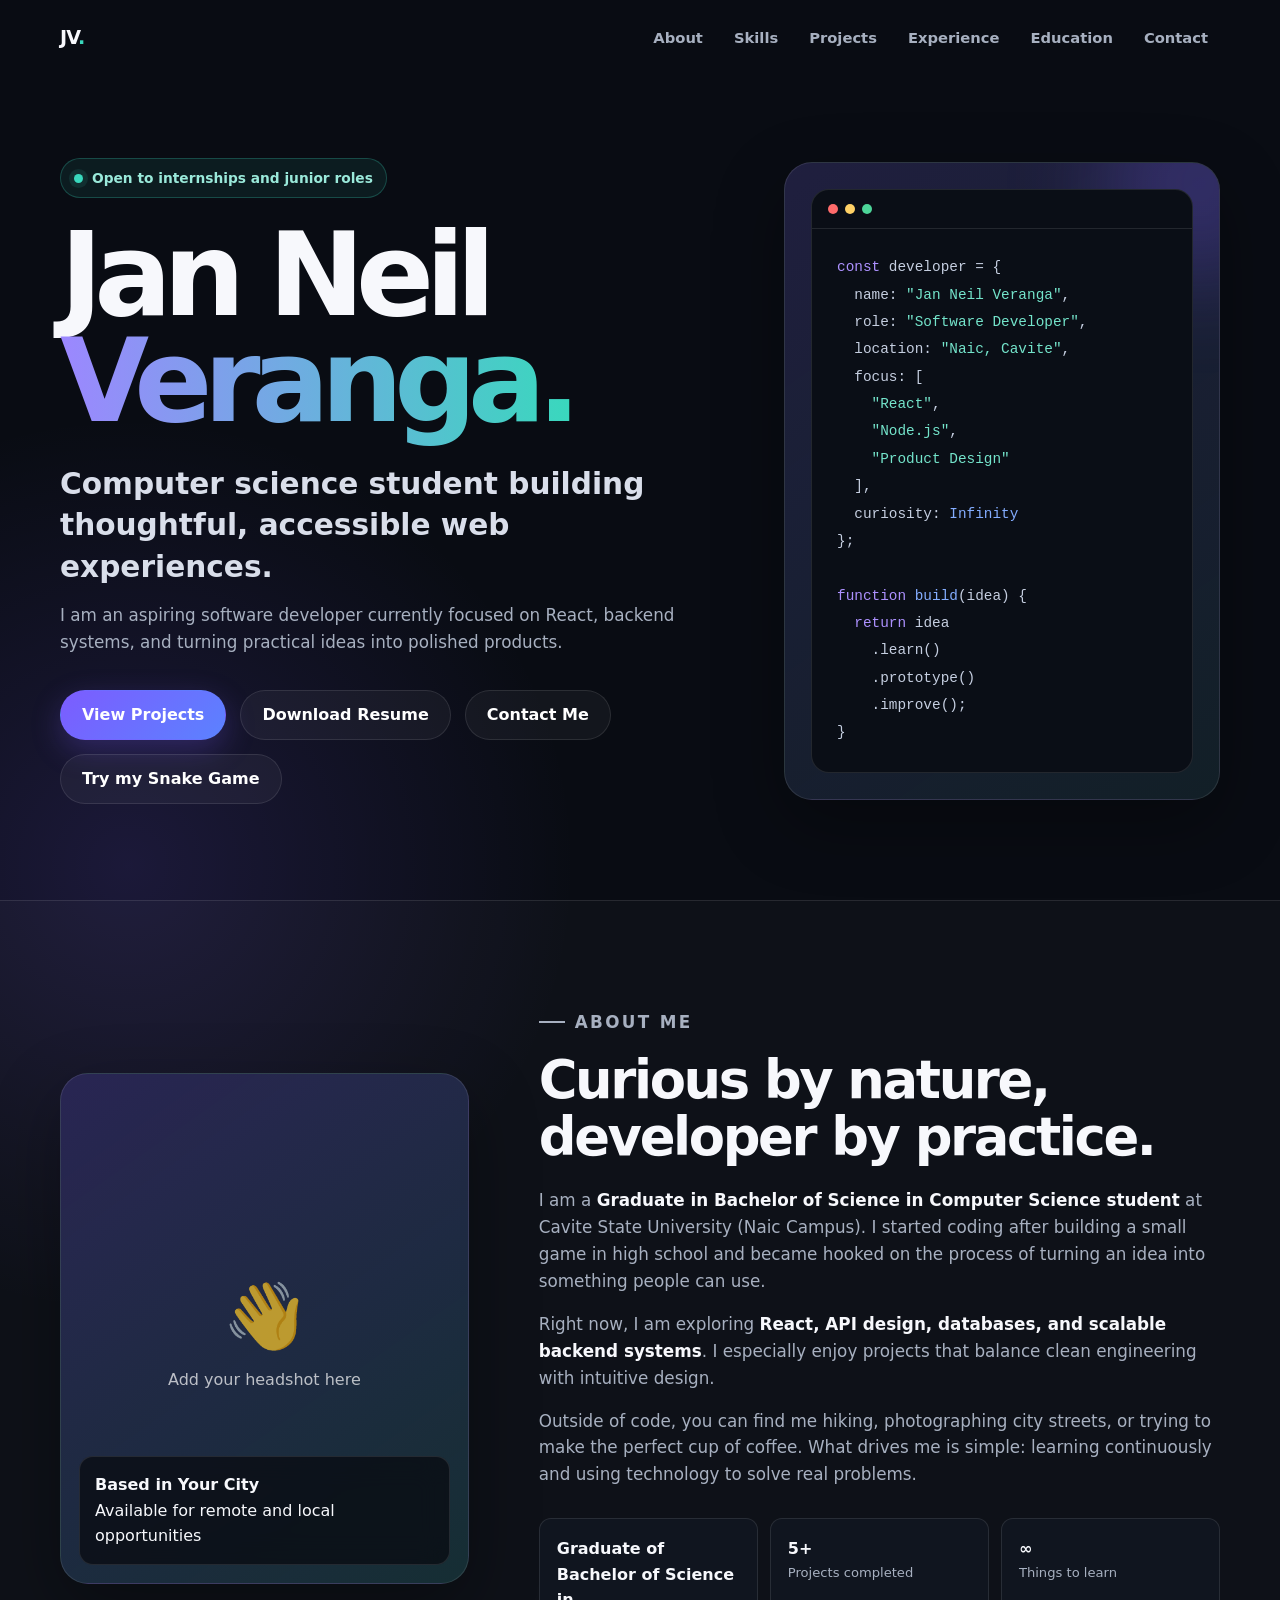
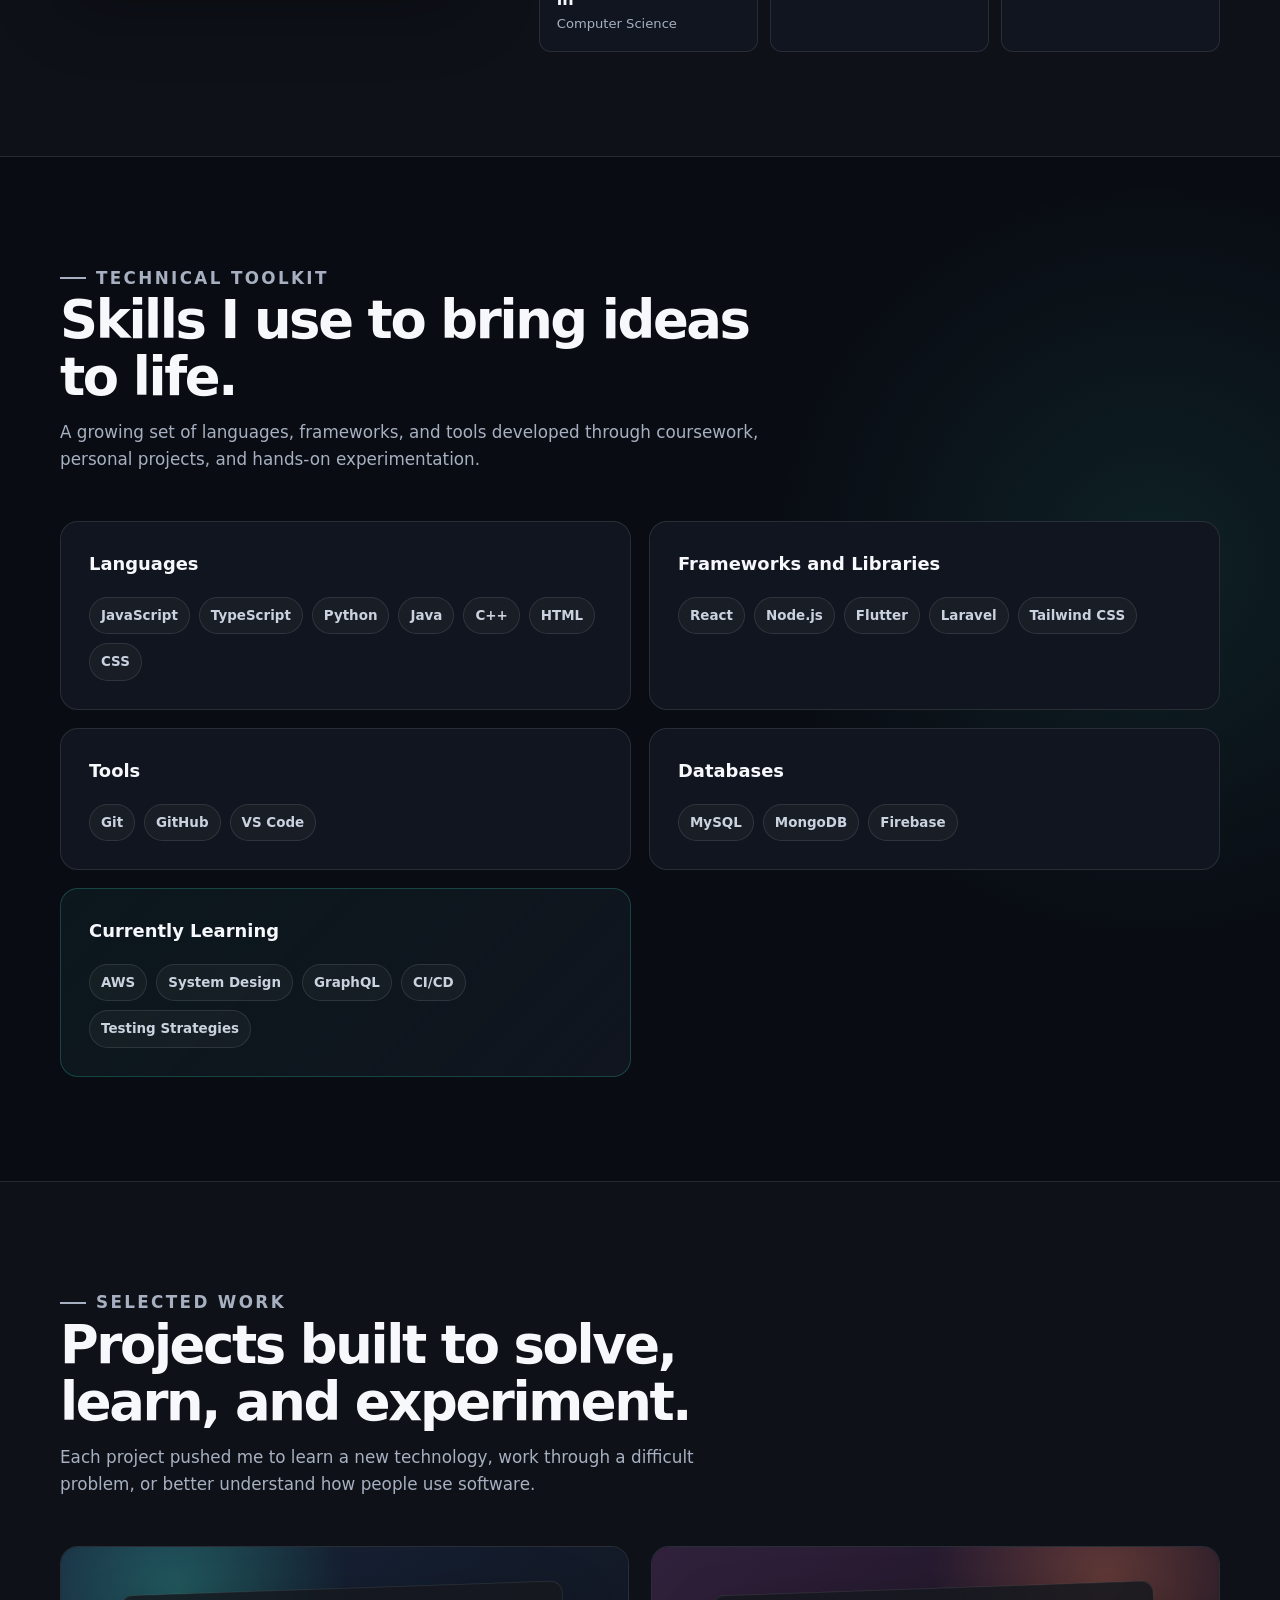
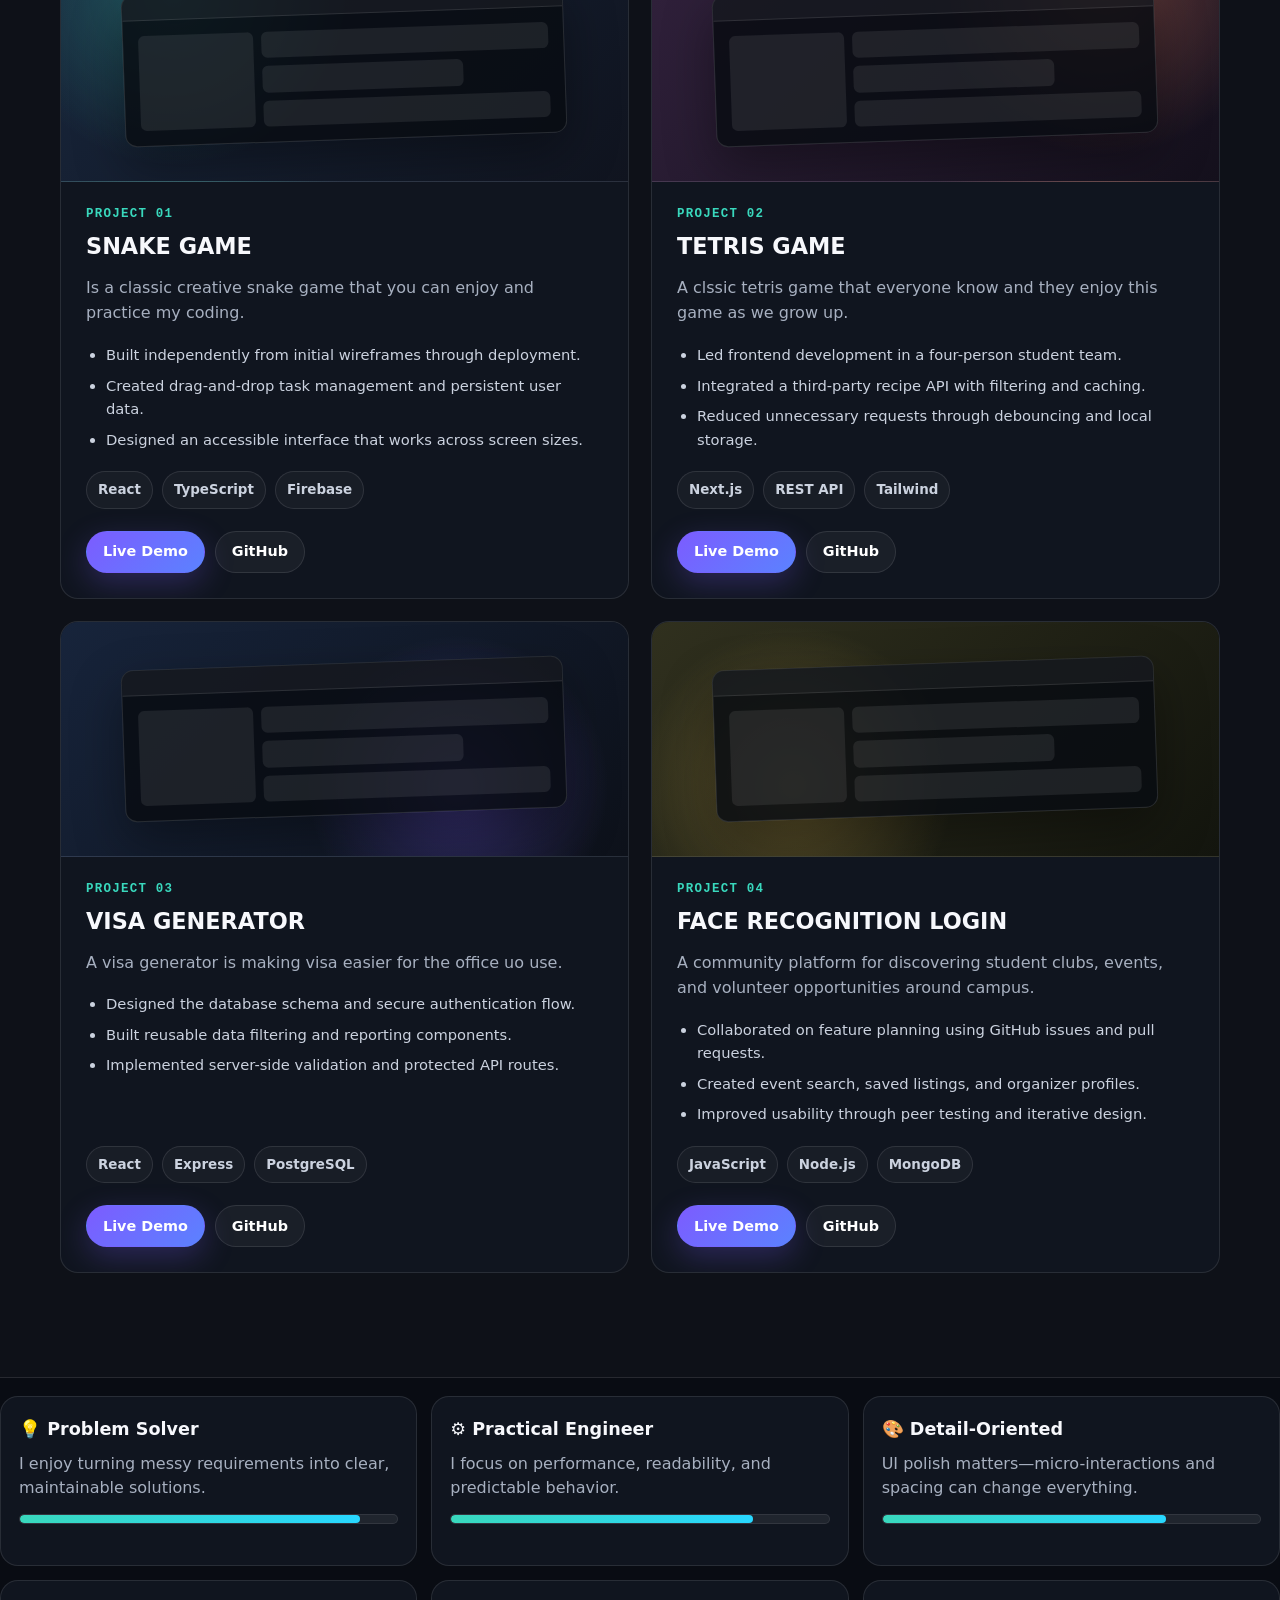
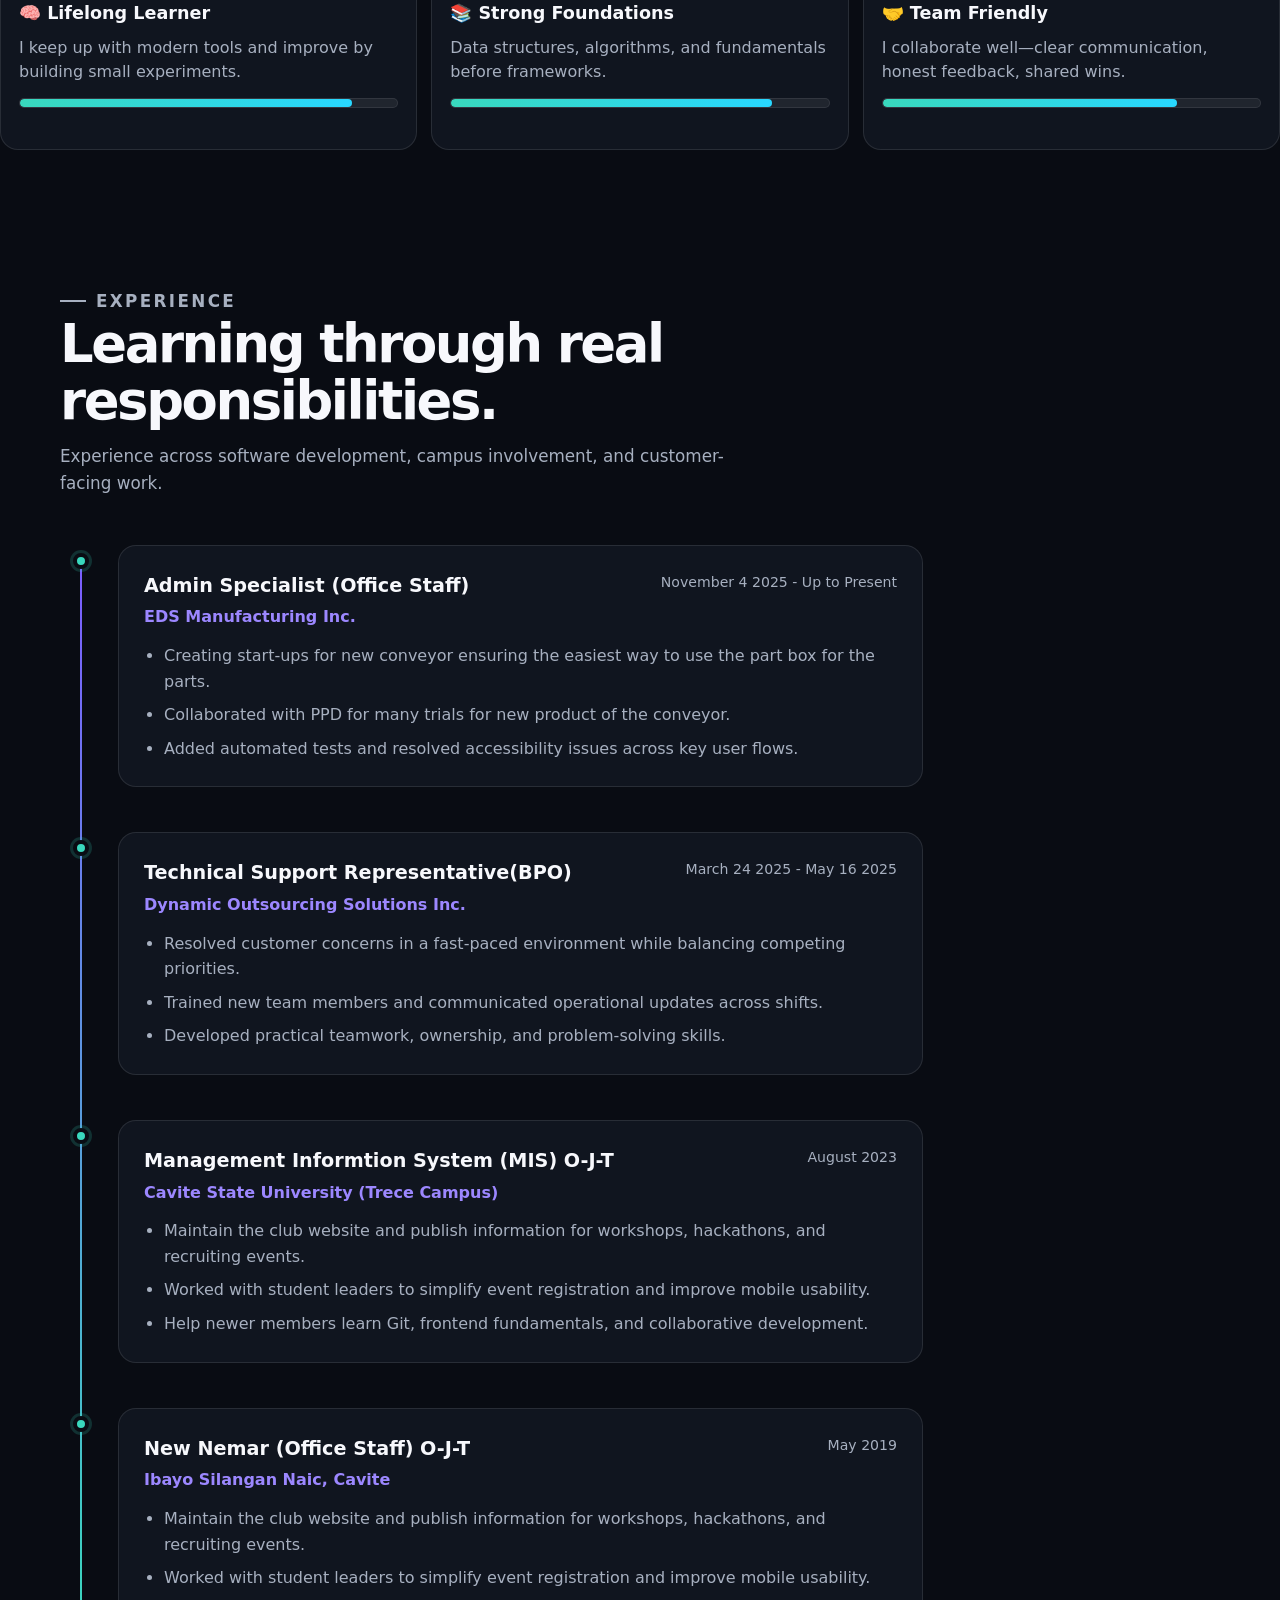
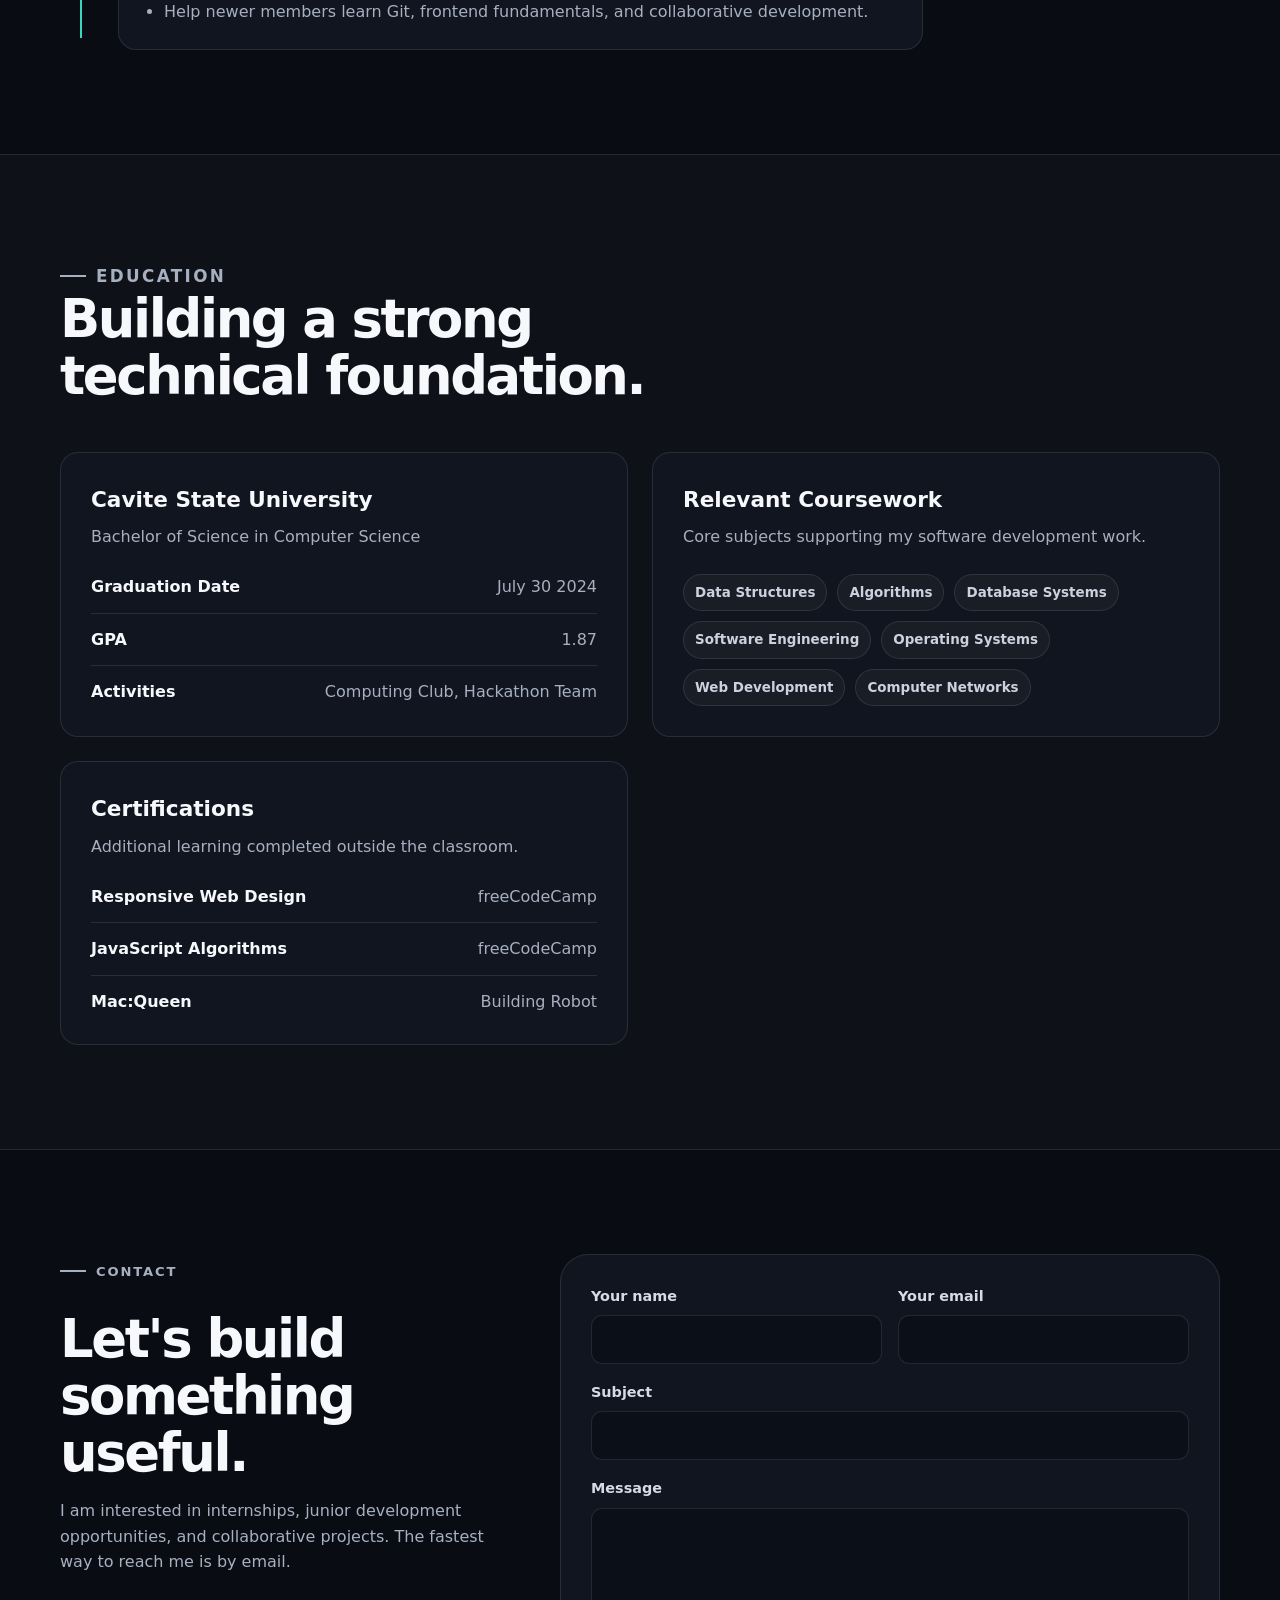
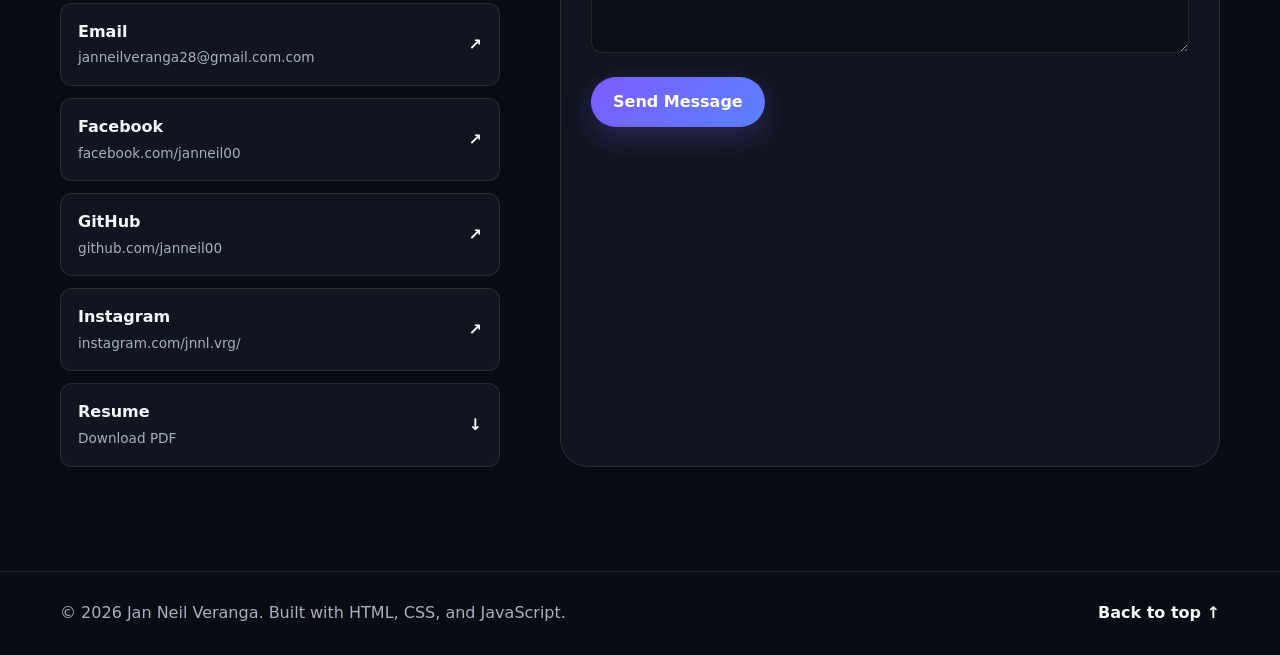
<file: index.html>
<!DOCTYPE html>
<html lang="en">
<head>
  <meta charset="UTF-8" />
  <meta name="viewport" content="width=device-width, initial-scale=1.0" />

  <meta
    name="description"
    content="Portfolio of Jan Neil V. Veranga, a computer science student and aspiring software
   developer."
  />
  <meta name="theme-color" content="#0a0d14" />

  <title>Jan Neil V. Veranga | Software Developer</title>

<link rel="stylesheet" href="style.css" />
</head>

<body>
  <header class="site-header" id="site-header">
    <nav class="nav container" aria-label="Main navigation">
      <a class="logo" href="#home" aria-label="Jan Neil Veranga home">
        JV<span>.</span>
      </a>

      <button
        class="menu-button"
        id="menu-button"
        type="button"
        aria-label="Open navigation"
        aria-controls="nav-links"
        aria-expanded="false"
      >
        <span class="menu-icon" aria-hidden="true"></span>
      </button>

      <div class="nav-links" id="nav-links">
        <a href="#about">About</a>
        <a href="#skills">Skills</a>
        <a href="#projects">Projects</a>
        <a href="#experience">Experience</a>
        <a href="#education">Education</a>
        <a href="#contact">Contact</a>
      </div>
    </nav>
  </header>

  <main>
    <!-- Hero -->
    <section class="hero" id="home">
      <div class="container hero-grid">
        <div>
          <div class="availability">
            <span class="availability-dot" aria-hidden="true"></span>
            Open to internships and junior roles
          </div>

          <h1>
            Jan Neil
            <span>Veranga.</span>
          </h1>

          <p class="tagline">
            Computer science student building thoughtful, accessible web experiences.
          </p>

          <p class="hero-summary">
            I am an aspiring software developer currently focused on React,
            backend systems, and turning practical ideas into polished products.
          </p>

          <div class="button-row">
            <a class="button" href="#projects">View Projects</a>
            <a class="button button-secondary" href="JanNeilCV.pdf" download>
              Download Resume
            </a>
            <a class="button button-secondary" href="#contact">Contact Me</a>
            <a class="button button-secondary" href="../snakegame.html">Try my Snake Game</a>
          </div>
        </div>

        <div class="hero-card" aria-label="Developer profile code">
          <div class="code-window">
            <div class="window-bar" aria-hidden="true">
              <span class="window-dot"></span>
              <span class="window-dot"></span>
              <span class="window-dot"></span>
            </div>

            <pre class="code"><code><span class="purple">const</span> developer = {
  name: <span class="green">"Jan Neil Veranga"</span>,
  role: <span class="green">"Software Developer"</span>,
  location: <span class="green">"Naic, Cavite"</span>,
  focus: [
    <span class="green">"React"</span>,
    <span class="green">"Node.js"</span>,
    <span class="green">"Product Design"</span>
  ],
  curiosity: <span class="blue">Infinity</span>
};

<span class="purple">function</span> <span class="blue">build</span>(idea) {
  <span class="purple">return</span> idea
    .learn()
    .prototype()
    .improve();
}</code></pre>
          </div>
        </div>
      </div>
    </section>

    <!-- About -->
    <section class="section section-alt" id="about">
      <div class="container about-grid">
        <div class="portrait reveal">
          <!-- Replace this placeholder with:
          <img src="images/headshot.jpg" alt="Alex Morgan smiling" />
          -->
          <div class="portrait-placeholder">
            <div>
              <span aria-hidden="true">👋</span>
              Add your headshot here
            </div>
          </div>

          <div class="portrait-label">
            <strong>Based in Your City</strong><br />
            <span>Available for remote and local opportunities</span>
          </div>
        </div>

        <div class="about-copy reveal">
          <p class="eyebrow">About me</p>
          <h2>Curious by nature, developer by practice.</h2>

          <p>
            I am a <strong>Graduate in Bachelor of Science in Computer Science student</strong> at Cavite State
            University (Naic Campus). I started coding after building a small game in high school
            and became hooked on the process of turning an idea into something people
            can use.
          </p>

          <p>
            Right now, I am exploring <strong>React, API design, databases, and
            scalable backend systems</strong>. I especially enjoy projects that
            balance clean engineering with intuitive design.
          </p>

          <p>
            Outside of code, you can find me hiking, photographing city streets, or
            trying to make the perfect cup of coffee. What drives me is simple:
            learning continuously and using technology to solve real problems.
          </p>

          <div class="facts">
            <div class="fact">
              <strong>Graduate of Bachelor of Science in </strong>
              <span>Computer Science</span>
            </div>

            <div class="fact">
              <strong>5+</strong>
              <span>Projects completed</span>
            </div>

            <div class="fact">
              <strong>∞</strong>
              <span>Things to learn</span>
            </div>
          </div>
        </div>
      </div>
    </section>

    <!-- Skills -->
    <section class="section" id="skills">
      <div class="container">
        <div class="section-heading reveal">
          <p class="eyebrow">Technical toolkit</p>
          <h2>Skills I use to bring ideas to life.</h2>
          <p>
            A growing set of languages, frameworks, and tools developed through
            coursework, personal projects, and hands-on experimentation.
          </p>
        </div>

        <div class="skills-grid">
          <article class="skill-card reveal">
            <h3>Languages</h3>
            <div class="tags">
              <span class="tag">JavaScript</span>
              <span class="tag">TypeScript</span>
              <span class="tag">Python</span>
              <span class="tag">Java</span>
              <span class="tag">C++</span>
              <span class="tag">HTML</span>
              <span class="tag">CSS</span>
            </div>
          </article>

          <article class="skill-card reveal">
            <h3>Frameworks and Libraries</h3>
            <div class="tags">
              <span class="tag">React</span>
              <span class="tag">Node.js</span>
              <span class="tag">Flutter</span>
              <span class="tag">Laravel</span>
              <span class="tag">Tailwind CSS</span>
            </div>
          </article>

          <article class="skill-card reveal">
            <h3>Tools</h3>
            <div class="tags">
              <span class="tag">Git</span>
              <span class="tag">GitHub</span>
              <span class="tag">VS Code</span>

            </div>
          </article>

          <article class="skill-card reveal">
            <h3>Databases</h3>
            <div class="tags">
              <span class="tag">MySQL</span>
              <span class="tag">MongoDB</span>
              <span class="tag">Firebase</span>
            </div>
          </article>

          <article class="skill-card learning reveal">
            <h3>Currently Learning</h3>
            <div class="tags">
              <span class="tag">AWS</span>
              <span class="tag">System Design</span>
              <span class="tag">GraphQL</span>
              <span class="tag">CI/CD</span>
              <span class="tag">Testing Strategies</span>
            </div>
          </article>
        </div>
      </div>
    </section>

    <!-- Projects -->
    <section class="section section-alt" id="projects">
      <div class="container">
        <div class="section-heading reveal">
          <p class="eyebrow">Selected work</p>
          <h2>Projects built to solve, learn, and experiment.</h2>
          <p>
            Each project pushed me to learn a new technology, work through a difficult
            problem, or better understand how people use software.
          </p>
        </div>

        <div class="projects-grid">
          <article class="project-card reveal">
            <div class="project-preview one">
              <div class="mock-browser" aria-label="Project dashboard preview">
                <div class="mock-toolbar"></div>
                <div class="mock-body">
                  <div class="mock-sidebar"></div>
                  <div class="mock-content">
                    <div class="mock-line"></div>
                    <div class="mock-line"></div>
                    <div class="mock-line"></div>
                  </div>
                </div>
              </div>
            </div>

            <div class="project-body">
              <span class="project-number">PROJECT 01</span>
              <h3>SNAKE GAME</h3>
              <p>
                Is a classic creative snake game that you can enjoy and practice my coding.
              </p>

              <ul class="project-details">
                <li>Built independently from initial wireframes through deployment.</li>
                <li>Created drag-and-drop task management and persistent user data.</li>
                <li>Designed an accessible interface that works across screen sizes.</li>
              </ul>

              <div class="tags">
                <span class="tag">React</span>
                <span class="tag">TypeScript</span>
                <span class="tag">Firebase</span>
              </div>

              <div class="project-links">
                <a
                  class="button button-small"
                  href="../snakegame.html"
                  target="_blank"
                  rel="noopener noreferrer"
                >
                  Live Demo
                </a>
                <a
                  class="button button-secondary button-small"
                  href="https://github.com/janneil00"
                  target="_blank"
                  rel="noopener noreferrer"
                >
                  GitHub
                </a>
              </div>
            </div>
          </article>

          <article class="project-card reveal">
            <div class="project-preview two">
              <div class="mock-browser" aria-label="Recipe application preview">
                <div class="mock-toolbar"></div>
                <div class="mock-body">
                  <div class="mock-sidebar"></div>
                  <div class="mock-content">
                    <div class="mock-line"></div>
                    <div class="mock-line"></div>
                    <div class="mock-line"></div>
                  </div>
                </div>
              </div>
            </div>

            <div class="project-body">
              <span class="project-number">PROJECT 02</span>
              <h3>TETRIS GAME</h3>
              <p>
                A clssic tetris game that everyone know and they enjoy this game as we grow up.
              </p>

              <ul class="project-details">
                <li>Led frontend development in a four-person student team.</li>
                <li>Integrated a third-party recipe API with filtering and caching.</li>
                <li>Reduced unnecessary requests through debouncing and local storage.</li>
              </ul>

              <div class="tags">
                <span class="tag">Next.js</span>
                <span class="tag">REST API</span>
                <span class="tag">Tailwind</span>
              </div>

              <div class="project-links">
                <a
                  class="button button-small"
                  href="../tetris.html"
                  target="_blank"
                  rel="noopener noreferrer"
                >
                  Live Demo
                </a>
                <a
                  class="button button-secondary button-small"
                  href="https://github.com/janneil00"
                  target="_blank"
                  rel="noopener noreferrer"
                >
                  GitHub
                </a>
              </div>
            </div>
          </article>

          <article class="project-card reveal">
            <div class="project-preview three">
              <div class="mock-browser" aria-label="Finance application preview">
                <div class="mock-toolbar"></div>
                <div class="mock-body">
                  <div class="mock-sidebar"></div>
                  <div class="mock-content">
                    <div class="mock-line"></div>
                    <div class="mock-line"></div>
                    <div class="mock-line"></div>
                  </div>
                </div>
              </div>
            </div>

            <div class="project-body">
              <span class="project-number">PROJECT 03</span>
              <h3>VISA GENERATOR</h3>
              <p>
                A visa generator is making visa easier for the office uo use.
              </p>

              <ul class="project-details">
                <li>Designed the database schema and secure authentication flow.</li>
                <li>Built reusable data filtering and reporting components.</li>
                <li>Implemented server-side validation and protected API routes.</li>
              </ul>

              <div class="tags">
                <span class="tag">React</span>
                <span class="tag">Express</span>
                <span class="tag">PostgreSQL</span>
              </div>

              <div class="project-links">
                <a
                  class="button button-small"
                  href="visa-generator.html"
                  target="_blank"
                  rel="noopener noreferrer"
                >
                  Live Demo
                </a>
                <a
                  class="button button-secondary button-small"
                    href="https://github.com/janneil00"
                  target="_blank"
                  rel="noopener noreferrer"
                >
                  GitHub
                </a>
              </div>
            </div>
          </article>

          <article class="project-card reveal">
            <div class="project-preview four">
              <div class="mock-browser" aria-label="Campus application preview">
                <div class="mock-toolbar"></div>
                <div class="mock-body">
                  <div class="mock-sidebar"></div>
                  <div class="mock-content">
                    <div class="mock-line"></div>
                    <div class="mock-line"></div>
                    <div class="mock-line"></div>
                  </div>
                </div>
              </div>
            </div>

            <div class="project-body">
              <span class="project-number">PROJECT 04</span>
              <h3>FACE RECOGNITION LOGIN</h3>
              <p>
                A community platform for discovering student clubs, events, and
                volunteer opportunities around campus.
              </p>

              <ul class="project-details">
                <li>Collaborated on feature planning using GitHub issues and pull requests.</li>
                <li>Created event search, saved listings, and organizer profiles.</li>
                <li>Improved usability through peer testing and iterative design.</li>
              </ul>

              <div class="tags">
                <span class="tag">JavaScript</span>
                <span class="tag">Node.js</span>
                <span class="tag">MongoDB</span>
              </div>

              <div class="project-links">
                <a
                  class="button button-small"
                  href="facelogin.html"
                  target="_blank"
                  rel="noopener noreferrer"
                >
                  Live Demo
                </a>
                <a
                  class="button button-secondary button-small"
                  href="https://github.com/janneil00"
                  target="_blank"
                  rel="noopener noreferrer"
                >
                  GitHub
                </a>
              </div>
            </div>
          </article>
        </div>
      </div>
    </section>
                        <section class="grid">
      <article class="card reveal-up" data-delay="0">
        <h2>💡 Problem Solver</h2>
        <p>I enjoy turning messy requirements into clear, maintainable solutions.</p>
        <div class="meter" aria-label="Problem solving meter">
          <span style="--w: 90%"></span>
        </div>
      </article>

      <article class="card reveal-up" data-delay="0.08s">
        <h2>⚙️ Practical Engineer</h2>
        <p>I focus on performance, readability, and predictable behavior.</p>
        <div class="meter" aria-label="Engineering meter">
          <span style="--w: 80%"></span>
        </div>
      </article>

      <article class="card reveal-up" data-delay="0.16s">
        <h2>🎨 Detail-Oriented</h2>
        <p>UI polish matters—micro-interactions and spacing can change everything.</p>
        <div class="meter" aria-label="Design meter">
          <span style="--w: 75%"></span>
        </div>
      </article>

      <article class="card reveal-up" data-delay="0.24s">
        <h2>🧠 Lifelong Learner</h2>
        <p>I keep up with modern tools and improve by building small experiments.</p>
        <div class="meter" aria-label="Learning meter">
          <span style="--w: 88%"></span>
        </div>
      </article>

      <article class="card reveal-up" data-delay="0.32s">
        <h2>📚 Strong Foundations</h2>
        <p>Data structures, algorithms, and fundamentals before frameworks.</p>
        <div class="meter" aria-label="Foundations meter">
          <span style="--w: 85%"></span>
        </div>
      </article>

      <article class="card reveal-up" data-delay="0.4s">
        <h2>🤝 Team Friendly</h2>
        <p>I collaborate well—clear communication, honest feedback, shared wins.</p>
        <div class="meter" aria-label="Collaboration meter">
          <span style="--w: 78%"></span>
        </div>
      </article>
    </section>
    <!-- Experience -->
    <section class="section" id="experience">
      <div class="container">
        <div class="section-heading reveal">
          <p class="eyebrow">Experience</p>
          <h2>Learning through real responsibilities.</h2>
          <p>
            Experience across software development, campus involvement, and
            customer-facing work.
          </p>
        </div>

        <div class="timeline">
          <article class="timeline-item reveal">
            <span class="timeline-dot" aria-hidden="true"></span>

            <div class="timeline-card">
              <div class="timeline-meta">
                <div>
                  <h3>Admin Specialist <strong>(Office Staff)</strong></h3>
                  <p>EDS Manufacturing Inc.</p>
                </div>
                <span class="date">November 4 2025 - Up to Present</span>
              </div>

              <ul>
                <li>
                  Creating start-ups for new conveyor ensuring the easiest way to use the part box for the parts.
                </li>
                <li>
                  Collaborated with PPD for many trials for new product of the conveyor.
                </li>
                <li>
                  Added automated tests and resolved accessibility issues across key
                  user flows.
                </li>
              </ul>
            </div>
          </article>

                    <article class="timeline-item reveal">
            <span class="timeline-dot" aria-hidden="true"></span>

            <div class="timeline-card">
              <div class="timeline-meta">
                <div>
                  <h3>Technical Support Representative<strong>(BPO)</strong></h3>
                  <p>Dynamic Outsourcing Solutions Inc.</p>
                </div>
                <span class="date">March 24 2025 - May 16 2025</span>
              </div>

              <ul>
                <li>
                  Resolved customer concerns in a fast-paced environment while
                  balancing competing priorities.
                </li>
                <li>
                  Trained new team members and communicated operational updates across
                  shifts.
                </li>
                <li>
                  Developed practical teamwork, ownership, and problem-solving skills.
                </li>

              </ul>
            </div>
          </article>
          
          <article class="timeline-item reveal">
            <span class="timeline-dot" aria-hidden="true"></span>

            <div class="timeline-card">
              <div class="timeline-meta">
                <div>
                  <h3>Management Informtion System <strong>(MIS) O-J-T</strong></h3>
                  <p>Cavite State University (Trece Campus)</p>
                </div>
                <span class="date">August 2023</span>
              </div>

              <ul>
                <li>
                  Maintain the club website and publish information for workshops,
                  hackathons, and recruiting events.
                </li>
                <li>
                  Worked with student leaders to simplify event registration and
                  improve mobile usability.
                </li>
                <li>
                  Help newer members learn Git, frontend fundamentals, and
                  collaborative development.
                </li>
              </ul>
            </div>
          </article>

                    <article class="timeline-item reveal">
            <span class="timeline-dot" aria-hidden="true"></span>

            <div class="timeline-card">
              <div class="timeline-meta">
                <div>
                  <h3>New Nemar <strong>(Office Staff) O-J-T</strong></h3>
                  <p>Ibayo Silangan Naic, Cavite</p>
                </div>
                <span class="date">May 2019</span>
              </div>

              <ul>
                <li>
                  Maintain the club website and publish information for workshops,
                  hackathons, and recruiting events.
                </li>
                <li>
                  Worked with student leaders to simplify event registration and
                  improve mobile usability.
                </li>
                <li>
                  Help newer members learn Git, frontend fundamentals, and
                  collaborative development.
                </li>
              </ul>
            </div>
          </article>

        </div>
      </div>
    </section>

    <!-- Education -->
    <section class="section section-alt" id="education">
      <div class="container">
        <div class="section-heading reveal">
          <p class="eyebrow">Education</p>
          <h2>Building a strong technical foundation.</h2>
        </div>

        <div class="education-grid">
          <article class="education-card reveal">
            <h3>Cavite State University</h3>
            <p>Bachelor of Science in Computer Science</p>

            <div class="detail-list">
              <div class="detail-row">
                <strong>Graduation Date</strong>
                <span>July 30 2024</span>
              </div>

              <div class="detail-row">
                <strong>GPA</strong>
                <span>1.87</span>
              </div>

              <div class="detail-row">
                <strong>Activities</strong>
                <span>Computing Club, Hackathon Team</span>
              </div>
            </div>
          </article>

          <article class="education-card reveal">
            <h3>Relevant Coursework</h3>
            <p>Core subjects supporting my software development work.</p>

            <div class="course-list">
              <span class="tag">Data Structures</span>
              <span class="tag">Algorithms</span>
              <span class="tag">Database Systems</span>
              <span class="tag">Software Engineering</span>
              <span class="tag">Operating Systems</span>
              <span class="tag">Web Development</span>
              <span class="tag">Computer Networks</span>
            </div>
          </article>

          <article class="education-card reveal">
            <h3>Certifications</h3>
            <p>Additional learning completed outside the classroom.</p>

            <div class="detail-list">
              <div class="detail-row">
                <strong>Responsive Web Design</strong>
                <span>freeCodeCamp</span>
              </div>

              <div class="detail-row">
                <strong>JavaScript Algorithms</strong>
                <span>freeCodeCamp</span>
              </div>

              <div class="detail-row">
                <strong>Mac:Queen</strong>
                <span>Building Robot</span>
              </div>
            </div>
          </article>
        </div>
      </div>
    </section>

    <!-- Contact -->
    <section class="section" id="contact">
      <div class="container contact-grid">
        <div class="contact-copy reveal">
          <p class="eyebrow">Contact</p>
          <h2>Let's build something useful.</h2>

          <p>
            I am interested in internships, junior development opportunities, and
            collaborative projects. The fastest way to reach me is by email.
          </p>

          <div class="contact-links">
            <a class="contact-link" href="mailto:janneilveranga28@gmail.com.com">
              <div>
                <strong>Email</strong><br />
                <span>janneilveranga28@gmail.com.com</span>
              </div>
              <strong aria-hidden="true">↗</strong>
            </a>

            <a
              class="contact-link"
              href="https://www.facebook.com/janneil00"
              target="_blank"
              rel="noopener noreferrer"
            >
              <div>
                <strong>Facebook</strong><br />
                <span>facebook.com/janneil00</span>
              </div>
              <strong aria-hidden="true">↗</strong>
            </a>

            <a
              class="contact-link"
              href="https://github.com/janneil00"
              target="_blank"
              rel="noopener noreferrer"
            >
              <div>
                <strong>GitHub</strong><br />
                <span>github.com/janneil00</span>
              </div>
              <strong aria-hidden="true">↗</strong>
            </a>

            <a
              class="contact-link"
              href="https://www.instagram.com/jnnl.vrg/"
              target="_blank"
              rel="noopener noreferrer"
            >
              <div>
                <strong>Instagram</strong><br />
                <span>instagram.com/jnnl.vrg/</span>
              </div>
              <strong aria-hidden="true">↗</strong>
            </a>

            <a class="contact-link" href="JanNeilCV.pdf" download>
              <div>
                <strong>Resume</strong><br />
                <span>Download PDF</span>
              </div>
              <strong aria-hidden="true">↓</strong>
            </a>
          </div>
        </div>

        <!--
          This form opens the visitor's email application.
          For direct submissions, connect it to a form service or your own API.
        -->
        <form class="contact-form reveal" id="contact-form">
          <div class="form-row">
            <div class="form-group">
              <label for="name">Your name</label>
              <input
                id="name"
                name="name"
                type="text"
                autocomplete="name"
                required
              />
            </div>

            <div class="form-group">
              <label for="email">Your email</label>
              <input
                id="email"
                name="email"
                type="email"
                autocomplete="email"
                required
              />
            </div>
          </div>

          <div class="form-group">
            <label for="subject">Subject</label>
            <input id="subject" name="subject" type="text" required />
          </div>

          <div class="form-group">
            <label for="message">Message</label>
            <textarea id="message" name="message" required></textarea>
          </div>

          <button class="button" type="submit">Send Message</button>
          <p class="form-status" id="form-status" aria-live="polite"></p>
        </form>
      </div>
    </section>
  </main>

  <footer class="footer">
    <div class="container footer-inner">
      <span>
        © <span id="current-year"></span> Jan Neil Veranga. Built with HTML, CSS,
        and JavaScript.
      </span>

      <a class="back-to-top" href="#home">Back to top ↑</a>
    </div>
  </footer>

  <script src="script.js"></script>
</file>
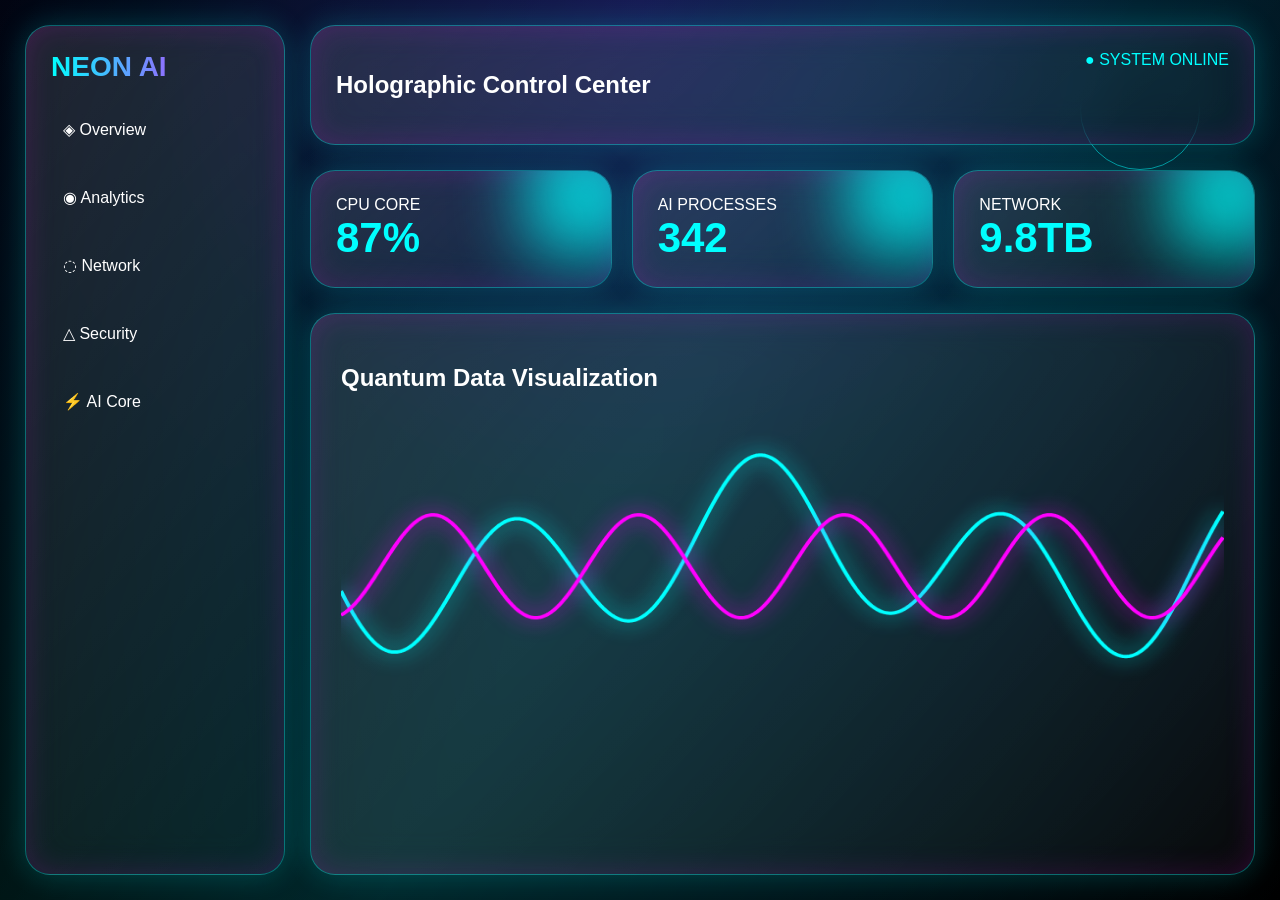
<file: dashboard.html>
<!DOCTYPE html>
<html lang="en">
<head>
<meta charset="UTF-8">
<meta name="viewport" content="width=device-width, initial-scale=1.0">

<title>Holographic AI Dashboard</title>

<style>
*{
    box-sizing:border-box;
    font-family: "Segoe UI", sans-serif;
}

body{
    margin:0;
    height:100vh;
    overflow:hidden;
    background:
    radial-gradient(circle at top,#1a0040,#020617 45%,#000);
    color:white;
}

/* Neon background particles */

body::before{
    content:"";
    position:absolute;
    inset:0;
    background:
    linear-gradient(
        120deg,
        transparent,
        rgba(0,255,255,.15),
        transparent
    );
    animation:scan 6s infinite;
}

@keyframes scan{
    from{transform:translateX(-100%)}
    to{transform:translateX(100%)}
}


/* Dashboard */

.dashboard{

    display:grid;
    grid-template-columns:260px 1fr;
    height:100vh;
    padding:25px;
    gap:25px;

}


/* Glass panels */

.glass{

    background:
    linear-gradient(
        135deg,
        rgba(255,255,255,.12),
        rgba(255,255,255,.03)
    );

    border:1px solid rgba(0,255,255,.35);

    backdrop-filter:blur(20px);

    box-shadow:
    0 0 30px rgba(0,255,255,.2),
    inset 0 0 30px rgba(255,0,255,.15);

    border-radius:25px;

}


/* Sidebar */

.sidebar{

    padding:25px;

}


.logo{

    font-size:28px;
    font-weight:900;

    background:
    linear-gradient(
    90deg,
    cyan,
    magenta
    );

    -webkit-background-clip:text;
    color:transparent;

}


.menu div{

    margin:25px 0;
    padding:12px;

    border-radius:12px;

    cursor:pointer;

    transition:.3s;

}


.menu div:hover{

    background:rgba(0,255,255,.2);

    box-shadow:
    0 0 20px cyan;

}


/* Main */

.main{

    display:flex;
    flex-direction:column;
    gap:25px;

}


.header{

    padding:25px;

    display:flex;
    justify-content:space-between;

}


.status{

    color:#00ffff;

    animation:pulse 2s infinite;

}


@keyframes pulse{

50%{
    text-shadow:
    0 0 25px cyan;
}

}


/* Cards */

.cards{

display:grid;

grid-template-columns:
repeat(3,1fr);

gap:20px;

}


.card{

padding:25px;

position:relative;

overflow:hidden;

}


.card::after{

content:"";

position:absolute;

width:150px;
height:150px;

right:-50px;
top:-50px;

background:
radial-gradient(
cyan,
transparent
);

filter:blur(30px);

}


.value{

font-size:42px;

font-weight:bold;

color:#00ffff;

}



/* Chart */

.chart-box{

flex:1;

padding:30px;

}


canvas{

width:100%;
height:300px;

}


/* Floating HUD */

.hud{

position:absolute;

border:1px solid cyan;

opacity:.5;

}


.h1{

top:50px;
right:80px;

width:120px;
height:120px;

border-radius:50%;

animation:spin 8s linear infinite;

}


@keyframes spin{

to{
transform:rotate(360deg);
}

}



</style>

</head>


<body>


<div class="hud h1"></div>


<div class="dashboard">


<aside class="sidebar glass">


<div class="logo">
NEON AI
</div>


<div class="menu">

<div>◈ Overview</div>
<div>◉ Analytics</div>
<div>◌ Network</div>
<div>△ Security</div>
<div>⚡ AI Core</div>

</div>


</aside>




<section class="main">


<div class="header glass">

<h1>
Holographic Control Center
</h1>


<div class="status">
● SYSTEM ONLINE
</div>


</div>




<div class="cards">


<div class="card glass">

CPU CORE

<div class="value">
87%
</div>

</div>



<div class="card glass">

AI PROCESSES

<div class="value">
342
</div>

</div>



<div class="card glass">

NETWORK

<div class="value">
9.8TB
</div>

</div>


</div>





<div class="chart-box glass">


<h2>
Quantum Data Visualization
</h2>


<canvas id="chart"></canvas>


</div>


</section>


</div>





<script>


const canvas=document.getElementById("chart");

const ctx=canvas.getContext("2d");


canvas.width=900;
canvas.height=350;


let t=0;


function draw(){

ctx.clearRect(
0,
0,
canvas.width,
canvas.height
);


ctx.beginPath();


for(
let x=0;
x<canvas.width;
x++
){

let y=
170+
Math.sin(
x*.025+t
)*80+
Math.sin(
x*.01+t
)*40;


ctx.lineTo(x,y);

}


ctx.strokeStyle="#00ffff";

ctx.lineWidth=4;

ctx.shadowBlur=25;

ctx.shadowColor="#00ffff";

ctx.stroke();



ctx.beginPath();


for(
let x=0;
x<canvas.width;
x++
){

let y=
180+
Math.cos(
x*.03+t
)*60;


ctx.lineTo(x,y);

}


ctx.strokeStyle="#ff00ff";

ctx.shadowColor="#ff00ff";

ctx.stroke();



t+=0.03;


requestAnimationFrame(draw);

}


draw();




/* Interactive card glow */


document.querySelectorAll(".card")
.forEach(card=>{

card.addEventListener(
"mousemove",
e=>{

let r=
card.getBoundingClientRect();

let x=e.clientX-r.left;

let y=e.clientY-r.top;


card.style.transform=
`
perspective(600px)
rotateX(${-(y-r.height/2)/20}deg)
rotateY(${(x-r.width/2)/20}deg)
`;

});


card.addEventListener(
"mouseleave",
()=>{

card.style.transform="";

});


});



</script>


</body>
</html>
</file>
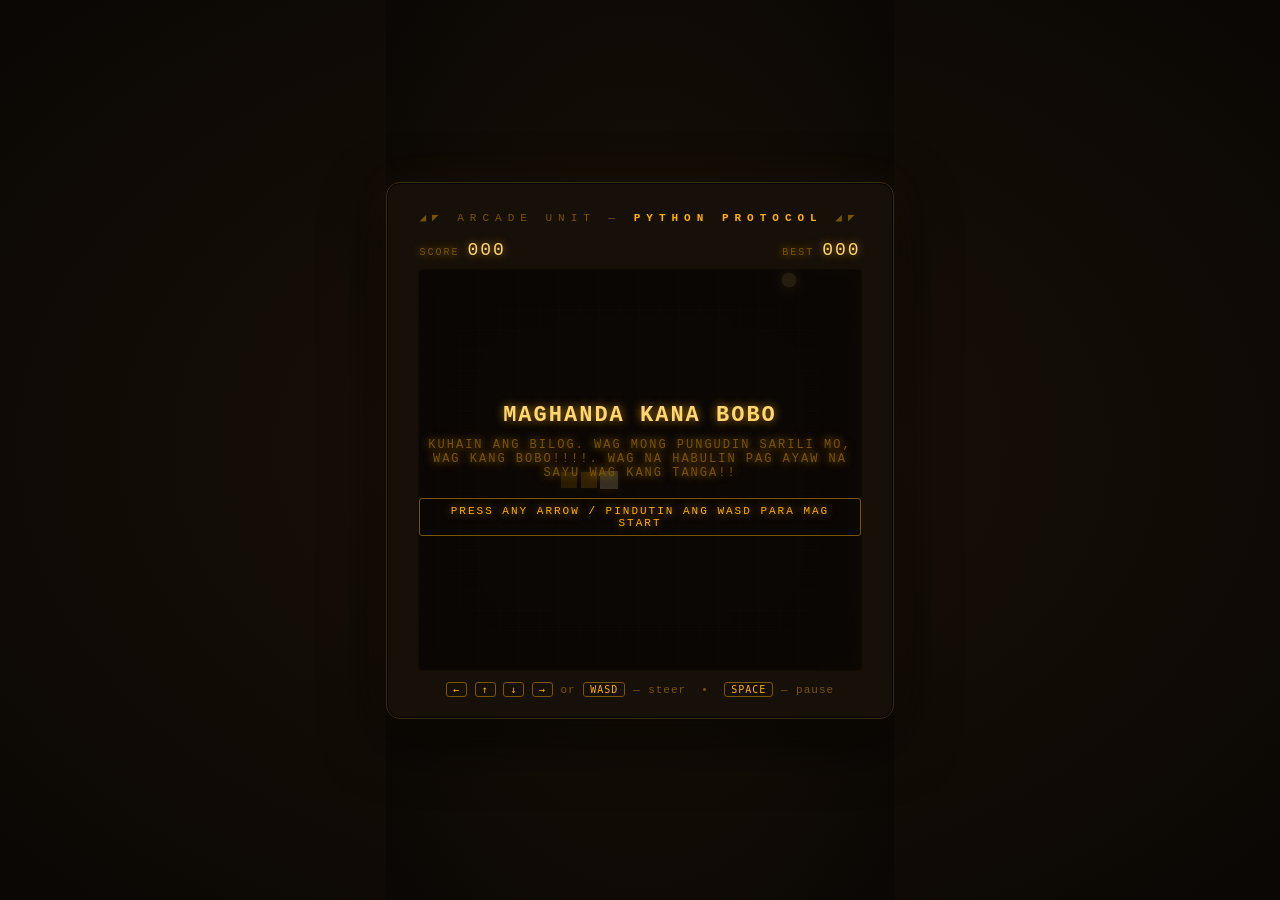
<file: snakegame.html>
<!DOCTYPE html>
<html lang="en">
<head>
<meta charset="UTF-8">
<title>SNAKE // TERMINAL</title>
<style>
  :root{
    --amber: #ffb000;
    --amber-dim: #7a5400;
    --amber-bright: #ffd670;
    --bg: #0d0a06;
    --bg-panel: #171008;
    --crt-line: rgba(255,176,0,0.04);
  }
  *{ box-sizing: border-box; }
  html,body{
    margin:0; height:100%;
    background: radial-gradient(ellipse at center, #1a1208 0%, #0a0704 100%);
    display:flex; align-items:center; justify-content:center;
    font-family: 'Courier New', Courier, monospace;
    color: var(--amber);
  }
  .cabinet{
    position:relative;
    padding: 28px 32px 22px;
    background: var(--bg-panel);
    border-radius: 14px;
    border: 1px solid #3a2a10;
    box-shadow:
      0 0 0 1px #000 inset,
      0 20px 60px rgba(0,0,0,0.7),
      0 0 40px rgba(255,176,0,0.06);
  }
  .screen-wrap{
    position:relative;
    border-radius: 4px;
    overflow:hidden;
    background: var(--bg);
    box-shadow: 0 0 30px rgba(255,176,0,0.15) inset, 0 0 2px #000;
  }
  canvas{
    display:block;
    image-rendering: pixelated;
  }
  .scanlines{
    pointer-events:none;
    position:absolute; inset:0;
    background: repeating-linear-gradient(
      to bottom,
      var(--crt-line) 0px,
      var(--crt-line) 1px,
      transparent 1px,
      transparent 3px
    );
    mix-blend-mode: overlay;
  }
  .glow-vignette{
    pointer-events:none;
    position:absolute; inset:0;
    box-shadow: inset 0 0 80px 20px rgba(0,0,0,0.6);
  }
  .hud{
    display:flex;
    justify-content:space-between;
    align-items:baseline;
    margin-bottom: 10px;
    letter-spacing: 2px;
    text-shadow: 0 0 8px rgba(255,176,0,0.6);
    font-size: 13px;
  }
  .hud .label{ color: var(--amber-dim); font-size: 10px; }
  .hud .value{ font-size: 18px; color: var(--amber-bright); }
  .title{
    text-align:center;
    letter-spacing: 6px;
    font-size: 11px;
    color: var(--amber-dim);
    margin-bottom: 16px;
  }
  .title b{ color: var(--amber); }
  .footer{
    margin-top: 14px;
    text-align:center;
    font-size: 11px;
    letter-spacing: 1px;
    color: var(--amber-dim);
  }
  .footer kbd{
    border: 1px solid var(--amber-dim);
    border-radius: 3px;
    padding: 1px 6px;
    color: var(--amber);
    font-size: 10px;
  }
  #overlay{
    position:absolute; inset:0;
    display:flex; flex-direction:column;
    align-items:center; justify-content:center;
    text-align:center;
    background: rgba(10,7,4,0.82);
    text-shadow: 0 0 10px rgba(255,176,0,0.7);
    letter-spacing: 2px;
    gap: 10px;
    transition: opacity .2s ease;
  }
  #overlay h1{
    font-size: 22px; margin:0;
    color: var(--amber-bright);
  }
  #overlay p{ margin:0; font-size:12px; color: var(--amber-dim); }
  #overlay .hint{
    margin-top: 8px;
    font-size: 11px;
    color: var(--amber);
    border: 1px solid var(--amber-dim);
    padding: 6px 14px;
    border-radius: 3px;
    cursor: default;
  }
  .hidden{ opacity:0; pointer-events:none; }
</style>
</head>
<body>
 
<div class="cabinet">
  <div class="title">◢◤ ARCADE UNIT — <b>PYTHON&nbsp;PROTOCOL</b> ◢◤</div>
  <div class="hud">
    <div><span class="label">SCORE&nbsp;</span><span class="value" id="score">000</span></div>
    <div><span class="label">BEST&nbsp;</span><span class="value" id="best">000</span></div>
  </div>
  <div class="screen-wrap">
    <canvas id="game" width="400" height="400"></canvas>
    <div class="scanlines"></div>
    <div class="glow-vignette"></div>
    <div id="overlay">
      <h1 id="overlayTitle">MAGHANDA KANA BOBO</h1>
      <p id="overlaySub">KUHAIN ANG BILOG. WAG MONG PUNGUDIN SARILI MO, WAG KANG BOBO!!!!. WAG NA HABULIN PAG AYAW NA SAYU WAG KANG TANGA!!</p>
      <div class="hint">PRESS ANY ARROW / PINDUTIN ANG WASD PARA MAG START</div>
    </div>
  </div>
  <div class="footer">
    <kbd>&larr;</kbd> <kbd>&uarr;</kbd> <kbd>&darr;</kbd> <kbd>&rarr;</kbd> or <kbd>WASD</kbd> — steer &nbsp;•&nbsp; <kbd>SPACE</kbd> — pause
  </div>
</div>
 
<!--
  NOTE: lose-sound.wav must sit next to this HTML file if you want the
  original clip. If it's missing, playLoseSound() below falls back to a
  synthesized "game over" tone via Web Audio, so it never throws.
-->
<audio id="loseSound" src="putangina.mp3" preload="auto"></audio>
 
<script>
(function(){
  const canvas = document.getElementById('game');
  const ctx = canvas.getContext('2d');
  const GRID = 20;
  const CELLS = 20;
  canvas.width = GRID * CELLS;
  canvas.height = GRID * CELLS;
 
  const scoreEl = document.getElementById('score');
  const bestEl = document.getElementById('best');
  const overlay = document.getElementById('overlay');
  const overlayTitle = document.getElementById('overlayTitle');
  const overlaySub = document.getElementById('overlaySub');
  const loseSound = document.getElementById('loseSound');
 
  // Fallback synthesized "lose" beep in case lose-sound.wav isn't present.
  function playFallbackBeep(){
    try {
      const AudioCtx = window.AudioContext || window.webkitAudioContext;
      const actx = new AudioCtx();
      const osc = actx.createOscillator();
      const gain = actx.createGain();
      osc.type = 'sawtooth';
      osc.frequency.setValueAtTime(220, actx.currentTime);
      osc.frequency.exponentialRampToValueAtTime(60, actx.currentTime + 0.4);
      gain.gain.setValueAtTime(0.15, actx.currentTime);
      gain.gain.exponentialRampToValueAtTime(0.001, actx.currentTime + 0.45);
      osc.connect(gain).connect(actx.destination);
      osc.start();
      osc.stop(actx.currentTime + 0.45);
    } catch (err) {
      console.error('Fallback beep failed:', err);
    }
  }
 
  function playLoseSound(){
    try {
      loseSound.currentTime = 0;
      const playPromise = loseSound.play();
      if (playPromise && playPromise.catch){
        playPromise.catch(() => {
          // lose-sound.wav missing or blocked — use fallback beep instead
          playFallbackBeep();
        });
      }
    } catch (error) {
      console.error('Error playing lose sound:', error);
      playFallbackBeep();
    }
  }
 
  let best = Number(localStorage.getItem('snake_best_amber') || 0);
  bestEl.textContent = pad(best);
 
  let snake, dir, nextDir, food, score, alive, running, tickMs, timer, paused;
 
  function pad(n){ return String(n).padStart(3,'0'); }
 
  function reset(){
    snake = [{x:9,y:10},{x:8,y:10},{x:7,y:10}];
    dir = {x:1,y:0};
    nextDir = {x:1,y:0};
    score = 0;
    tickMs = 120;
    alive = true;
    paused = false;
    placeFood();
    scoreEl.textContent = pad(score);
    draw();
  }
 
  function placeFood(){
    let ok = false;
    while(!ok){
      food = { x: Math.floor(Math.random()*CELLS), y: Math.floor(Math.random()*CELLS) };
      ok = !snake.some(s => s.x===food.x && s.y===food.y);
    }
  }
 
  function start(){
    if (running) return;
    running = true;
    overlay.classList.add('hidden');
    loop();
  }
 
  function loop(){
    clearTimeout(timer);
    if (!alive || paused) return;
    timer = setTimeout(()=>{
      step();
      draw();
      loop();
    }, tickMs);
  }
 
  function step(){
    dir = nextDir;
    const head = { x: snake[0].x + dir.x, y: snake[0].y + dir.y };
 
    if (head.x < 0 || head.x >= CELLS || head.y < 0 || head.y >= CELLS || snake.some(s => s.x===head.x && s.y===head.y)){
      die();
      return;
    }
 
    snake.unshift(head);
 
    if (head.x === food.x && head.y === food.y){
      score++;
      scoreEl.textContent = pad(score);
      if (tickMs > 55) tickMs -= 2.5;
      placeFood();
    } else {
      snake.pop();
    }
  }
 
  function die(){
    alive = false;
    running = false;
    playLoseSound();
    if (score > best){
      best = score;
      localStorage.setItem('snake_best_amber', best);
      bestEl.textContent = pad(best);
      overlayTitle.textContent = 'MAY BAGO KANG HIGHEST SCORE — ' + pad(score);
      overlaySub.textContent = 'Naka record na kabobohan mo.';
    } else {
      overlayTitle.textContent = 'AY BOBO PATAY KANA GAGO!!!!';
      overlaySub.textContent = 'HANGGANG DYAN LANG NAABOT MO ' + pad(score) + ' units. BOBO KA KASI';
    }
    document.querySelector('.hint').textContent = 'PRESS ANY ARROW / PINDUTIN MO WASD PARA MAG RESTART';
    overlay.classList.remove('hidden');
  }
 
  function draw(){
    ctx.fillStyle = '#0d0a06';
    ctx.fillRect(0,0,canvas.width,canvas.height);
 
    // faint grid
    ctx.strokeStyle = 'rgba(255,176,0,0.05)';
    ctx.lineWidth = 1;
    for(let i=0;i<=CELLS;i++){
      ctx.beginPath(); ctx.moveTo(i*GRID+0.5,0); ctx.lineTo(i*GRID+0.5,canvas.height); ctx.stroke();
      ctx.beginPath(); ctx.moveTo(0,i*GRID+0.5); ctx.lineTo(canvas.width,i*GRID+0.5); ctx.stroke();
    }
 
    // food — pulsing node
    const pulse = 2 + Math.sin(Date.now()/180)*1.2;
    ctx.fillStyle = '#ffd670';
    ctx.shadowColor = '#ffb000';
    ctx.shadowBlur = 12;
    ctx.beginPath();
    ctx.arc(food.x*GRID+GRID/2, food.y*GRID+GRID/2, GRID/2 - 3 + pulse*0.3, 0, Math.PI*2);
    ctx.fill();
    ctx.shadowBlur = 0;
 
    // snake
    snake.forEach((s,i)=>{
      const t = i / snake.length;
      const alpha = 1 - t*0.55;
      ctx.fillStyle = i===0 ? '#ffe9b0' : `rgba(255,176,0,${alpha})`;
      ctx.shadowColor = 'rgba(255,176,0,0.5)';
      ctx.shadowBlur = i===0 ? 8 : 2;
      const pad = i===0 ? 1 : 2;
      ctx.fillRect(s.x*GRID+pad, s.y*GRID+pad, GRID-pad*2, GRID-pad*2);
    });
    ctx.shadowBlur = 0;
  }
 
  function setDir(x,y){
    if (dir.x === -x && dir.y === -y) return; // no reversing
    nextDir = {x,y};
  }
 
  function togglePause(){
    if (!alive) return;
    paused = !paused;
    if (paused){
      overlayTitle.textContent = 'PAUSED';
      overlaySub.textContent = 'Signal holding steady.';
      document.querySelector('.hint').textContent = 'PRESS SPACE TO RESUME';
      overlay.classList.remove('hidden');
    } else {
      overlay.classList.add('hidden');
      loop();
    }
  }
 
  window.addEventListener('keydown', (e)=>{
    const k = e.key.toLowerCase();
    const map = {
      arrowup:[0,-1], w:[0,-1],
      arrowdown:[0,1], s:[0,1],
      arrowleft:[-1,0], a:[-1,0],
      arrowright:[1,0], d:[1,0]
    };
    if (k === ' '){
      e.preventDefault();
      togglePause();
      return;
    }
    if (map[k]){
      e.preventDefault();
      if (!alive){
        reset();
        setDir(...map[k]);
        start();
        return;
      }
      setDir(...map[k]);
      if (!running) start();
    }
  });
 
  reset();
})();
</script>
 
</body>
</html>
</file>
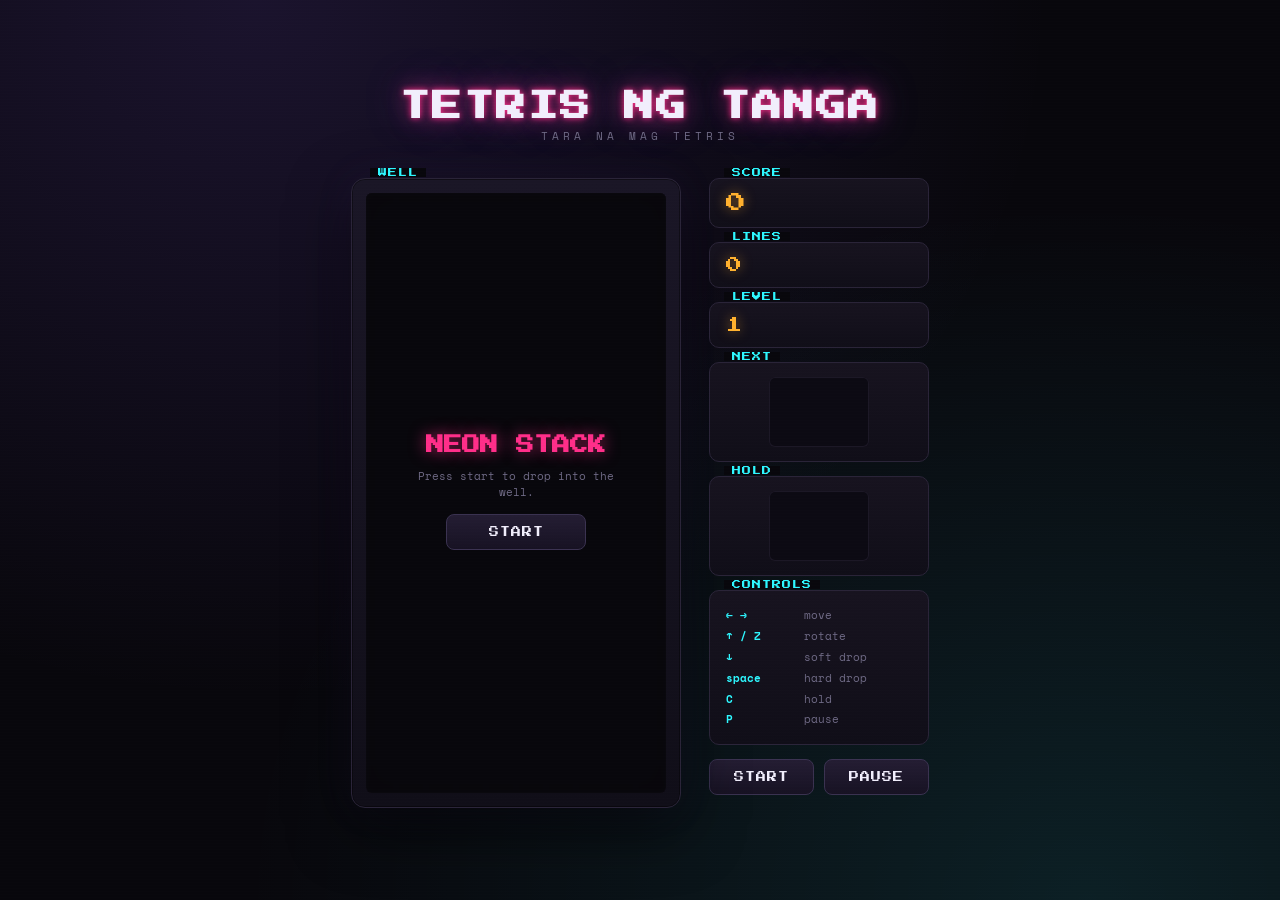
<file: tetris.html>
<!DOCTYPE html>
<html lang="en">
<head>
<meta charset="UTF-8">
<meta name="viewport" content="width=device-width, initial-scale=1.0, maximum-scale=1.0, user-scalable=no">
<title>NEON STACK // Tetris</title>
<link rel="preconnect" href="https://fonts.googleapis.com">
<link href="https://fonts.googleapis.com/css2?family=Press+Start+2P&family=Space+Mono:wght@400;700&display=swap" rel="stylesheet">
<style>
  :root{
    --bg-void: #08070c;
    --bg-panel: #100e18;
    --bg-well: #0c0a13;
    --grid-line: #201c2c;
    --magenta: #ff2e88;
    --cyan: #2ef7ff;
    --amber: #ffb02e;
    --violet: #8b5cf6;
    --lime: #b6ff2e;
    --text-dim: #6f6a85;
    --text-bright: #f1eefc;
  }
 
  *{ box-sizing: border-box; }
 
  html, body{
    margin:0; padding:0;
    min-height:100%;
    background: var(--bg-void);
    color: var(--text-bright);
    font-family: 'Space Mono', monospace;
    overflow-x:hidden;
  }
 
  body{
    display:flex;
    align-items:center;
    justify-content:center;
    min-height:100vh;
    padding: 24px 12px;
    background:
      radial-gradient(ellipse at 20% 0%, rgba(139,92,246,0.14), transparent 55%),
      radial-gradient(ellipse at 85% 100%, rgba(46,247,255,0.10), transparent 55%),
      var(--bg-void);
  }
 
  .scanlines{
    pointer-events:none;
    position:fixed; inset:0;
    background: repeating-linear-gradient(
      to bottom,
      rgba(255,255,255,0.025) 0px,
      rgba(255,255,255,0.025) 1px,
      transparent 1px,
      transparent 3px
    );
    mix-blend-mode: overlay;
    z-index: 50;
  }
 
  .stage{
    display:flex;
    gap: 28px;
    align-items:flex-start;
    flex-wrap: wrap;
    justify-content:center;
    max-width: 920px;
  }
 
  .marquee{
    width:100%;
    text-align:center;
    margin-bottom: 6px;
  }
  .marquee h1{
    font-family:'Press Start 2P', monospace;
    font-size: clamp(18px, 4vw, 30px);
    letter-spacing: 2px;
    margin: 0 0 6px 0;
    color: var(--text-bright);
    text-shadow:
      0 0 6px var(--magenta),
      0 0 22px rgba(255,46,136,0.5),
      0 0 44px rgba(139,92,246,0.35);
  }
  .marquee .sub{
    font-size: 11px;
    letter-spacing: 4px;
    color: var(--text-dim);
    text-transform: uppercase;
  }
 
  .well-wrap{
    position:relative;
    background: linear-gradient(180deg, #1a1626, var(--bg-panel));
    border-radius: 14px;
    padding: 14px;
    border: 1px solid #2a2438;
    box-shadow:
      0 0 0 1px rgba(0,0,0,0.4) inset,
      0 20px 60px rgba(0,0,0,0.6),
      0 0 40px rgba(139,92,246,0.08);
  }
 
  #board{
    display:block;
    background: var(--bg-well);
    border-radius: 6px;
    box-shadow: inset 0 0 0 1px #1c1826, inset 0 0 30px rgba(0,0,0,0.6);
  }
 
  .well-label{
    position:absolute;
    top: -11px;
    left: 18px;
    background: var(--bg-void);
    padding: 0 8px;
    font-family:'Press Start 2P', monospace;
    font-size: 9px;
    color: var(--cyan);
    letter-spacing: 1px;
  }
 
  .panel{
    display:flex;
    flex-direction:column;
    gap: 14px;
    width: 220px;
  }
 
  .card{
    background: linear-gradient(180deg, #17131f, var(--bg-panel));
    border: 1px solid #2a2438;
    border-radius: 10px;
    padding: 14px 16px;
    position:relative;
  }
  .card .well-label{ left: 14px; }
 
  .card-title{
    font-family:'Press Start 2P', monospace;
    font-size: 9px;
    letter-spacing: 1.5px;
    color: var(--text-dim);
    margin: 0 0 8px 0;
  }
 
  .stat-value{
    font-family:'Press Start 2P', monospace;
    font-size: 20px;
    color: var(--amber);
    text-shadow: 0 0 12px rgba(255,176,46,0.5);
  }
  .stat-value.small{ font-size: 16px; }
 
  #nextCanvas, #holdCanvas{
    display:block;
    margin: 0 auto;
    background: var(--bg-well);
    border-radius: 6px;
    box-shadow: inset 0 0 0 1px #1c1826;
  }
 
  .keys{
    font-size: 11px;
    line-height: 1.9;
    color: var(--text-dim);
  }
  .keys b{
    color: var(--cyan);
    display:inline-block;
    width: 78px;
  }
 
  .btn-row{
    display:flex;
    gap: 10px;
  }
 
  button.action{
    flex:1;
    font-family:'Press Start 2P', monospace;
    font-size: 10px;
    letter-spacing: 1px;
    padding: 12px 8px;
    background: linear-gradient(180deg, #241d33, #171223);
    border: 1px solid #3a3250;
    color: var(--text-bright);
    border-radius: 8px;
    cursor:pointer;
    transition: all .15s ease;
  }
  button.action:hover{
    border-color: var(--magenta);
    color: var(--magenta);
    box-shadow: 0 0 14px rgba(255,46,136,0.35);
  }
  button.action:active{ transform: translateY(1px); }
 
  .overlay{
    position:absolute; inset: 14px;
    background: rgba(8,7,12,0.88);
    backdrop-filter: blur(2px);
    display:flex;
    flex-direction:column;
    align-items:center;
    justify-content:center;
    gap: 14px;
    border-radius: 6px;
    text-align:center;
    padding: 20px;
    opacity:0;
    pointer-events:none;
    transition: opacity .25s ease;
  }
  .overlay.show{ opacity:1; pointer-events:auto; }
  .overlay h2{
    font-family:'Press Start 2P', monospace;
    font-size: 18px;
    margin:0;
    color: var(--magenta);
    text-shadow: 0 0 16px rgba(255,46,136,0.6);
  }
  .overlay p{
    font-size: 11px;
    color: var(--text-dim);
    max-width: 220px;
    margin:0;
  }
  .overlay button.action{
    min-width: 140px;
    flex: none;
  }
 
  .touch{
    display:none;
    width:100%;
    max-width: 320px;
    margin: 4px auto 0;
    grid-template-columns: repeat(3, 1fr);
    gap: 8px;
  }
  .touch button{
    font-family:'Press Start 2P', monospace;
    font-size: 14px;
    padding: 16px 0;
    background: linear-gradient(180deg, #241d33, #171223);
    border: 1px solid #3a3250;
    color: var(--cyan);
    border-radius: 8px;
  }
  .touch button:active{ background: #2a2338; }
 
  @media (max-width: 720px){
    .stage{ flex-direction:column; align-items:center; }
    .panel{ flex-direction:row; flex-wrap:wrap; width: 100%; max-width: 400px; }
    .panel .card{ flex:1; min-width: 130px; }
    .touch{ display:grid; }
  }
</style>
</head>
<body>
 
<div class="scanlines"></div>
 
<div class="stage">
  <div class="marquee">
    <h1>TETRIS NG TANGA</h1>
    <div class="sub">Tara na Mag tetris</div>
  </div>
 
  <div class="well-wrap">
    <span class="well-label">WELL</span>
    <canvas id="board"></canvas>
    <div class="overlay" id="overlay">
      <h2 id="overlayTitle">PAUSED</h2>
      <p id="overlayText">Press start or hit P to resume.</p>
      <button class="action" id="overlayBtn">RESUME</button>
    </div>
  </div>
 
  <div class="panel">
    <div class="card">
      <span class="well-label">SCORE</span>
      <div class="stat-value" id="score">0</div>
    </div>
    <div class="card">
      <span class="well-label">LINES</span>
      <div class="stat-value small" id="lines">0</div>
    </div>
    <div class="card">
      <span class="well-label">LEVEL</span>
      <div class="stat-value small" id="level">1</div>
    </div>
    <div class="card">
      <span class="well-label">NEXT</span>
      <canvas id="nextCanvas" width="100" height="70"></canvas>
    </div>
    <div class="card">
      <span class="well-label">HOLD</span>
      <canvas id="holdCanvas" width="100" height="70"></canvas>
    </div>
    <div class="card">
      <span class="well-label">CONTROLS</span>
      <div class="keys">
        <div><b>&larr; &rarr;</b>move</div>
        <div><b>&uarr; / Z</b>rotate</div>
        <div><b>&darr;</b>soft drop</div>
        <div><b>space</b>hard drop</div>
        <div><b>C</b>hold</div>
        <div><b>P</b>pause</div>
      </div>
    </div>
    <div class="btn-row">
      <button class="action" id="startBtn">START</button>
      <button class="action" id="pauseBtn">PAUSE</button>
    </div>
  </div>
 
  <div class="touch" id="touchControls">
    <button data-act="left">&larr;</button>
    <button data-act="rotate">&uarr;</button>
    <button data-act="right">&rarr;</button>
    <button data-act="hold">HOLD</button>
    <button data-act="down">&darr;</button>
    <button data-act="drop">DROP</button>
  </div>
</div>
 
<!--
  ginagawa-mo.mp3 must sit in the SAME FOLDER as this HTML file.
  It now plays automatically when the game ends (triggerGameOver).
  If it fails to load/play, a synthesized fallback tone plays instead.
-->
<audio id="loseSound" src="ginagwa-mo.mp3" preload="auto"></audio>
 
<script>
(function(){
  "use strict";
 
  // ---------- Config ----------
  const COLS = 10, ROWS = 20;
  let CELL = 28; // recalculated responsively
 
  const COLORS = {
    I: '#2ef7ff',
    O: '#ffb02e',
    T: '#8b5cf6',
    S: '#b6ff2e',
    Z: '#ff2e88',
    J: '#4d7bff',
    L: '#ff8a2e'
  };
 
  const SHAPES = {
    I: [[0,1],[1,1],[2,1],[3,1]],
    O: [[1,0],[2,0],[1,1],[2,1]],
    T: [[1,0],[0,1],[1,1],[2,1]],
    S: [[1,0],[2,0],[0,1],[1,1]],
    Z: [[0,0],[1,0],[1,1],[2,1]],
    J: [[0,0],[0,1],[1,1],[2,1]],
    L: [[2,0],[0,1],[1,1],[2,1]]
  };
  const PIECE_KEYS = Object.keys(SHAPES);
 
  // ---------- Audio ----------
  const loseSound = document.getElementById('loseSound');
 
  function playFallbackBeep(){
    try {
      const AudioCtx = window.AudioContext || window.webkitAudioContext;
      const actx = new AudioCtx();
      const osc = actx.createOscillator();
      const gain = actx.createGain();
      osc.type = 'sawtooth';
      osc.frequency.setValueAtTime(220, actx.currentTime);
      osc.frequency.exponentialRampToValueAtTime(60, actx.currentTime + 0.4);
      gain.gain.setValueAtTime(0.15, actx.currentTime);
      gain.gain.exponentialRampToValueAtTime(0.001, actx.currentTime + 0.45);
      osc.connect(gain).connect(actx.destination);
      osc.start();
      osc.stop(actx.currentTime + 0.45);
    } catch (err) {
      console.error('Fallback beep failed:', err);
    }
  }
 
  function playLoseSound(){
    try {
      loseSound.currentTime = 0;
      const playPromise = loseSound.play();
      if (playPromise && playPromise.catch){
        playPromise.catch(() => {
          playFallbackBeep();
        });
      }
    } catch (error) {
      console.error('Error playing lose sound:', error);
      playFallbackBeep();
    }
  }
 
  // ---------- Canvas setup ----------
  const boardCanvas = document.getElementById('board');
  const ctx = boardCanvas.getContext('2d');
  const nextCanvas = document.getElementById('nextCanvas');
  const nextCtx = nextCanvas.getContext('2d');
  const holdCanvas = document.getElementById('holdCanvas');
  const holdCtx = holdCanvas.getContext('2d');
 
  function resizeBoard(){
    const maxW = Math.min(window.innerWidth - 40, 340);
    CELL = Math.floor(maxW / COLS);
    CELL = Math.max(18, Math.min(CELL, 30));
    boardCanvas.width = CELL * COLS;
    boardCanvas.height = CELL * ROWS;
    draw();
  }
 
  // ---------- State ----------
  let grid = createGrid();
  let current = null;
  let nextQueue = [];
  let holdPiece = null;
  let canHold = true;
  let score = 0, lines = 0, level = 1;
  let dropInterval = 800;
  let dropTimer = 0;
  let lastTime = 0;
  let running = false;
  let paused = false;
  let gameOver = false;
  let animFrame = null;
  let flashRows = [];
  let flashTimer = 0;
 
  function createGrid(){
    return Array.from({length: ROWS}, () => Array(COLS).fill(null));
  }
 
  function randomBag(){
    const bag = [...PIECE_KEYS];
    for(let i = bag.length - 1; i > 0; i--){
      const j = Math.floor(Math.random() * (i+1));
      [bag[i], bag[j]] = [bag[j], bag[i]];
    }
    return bag;
  }
 
  function refillQueue(){
    if(nextQueue.length < 4){
      nextQueue.push(...randomBag());
    }
  }
 
  function spawnPiece(){
    refillQueue();
    const key = nextQueue.shift();
    refillQueue();
    const shape = SHAPES[key].map(([x,y]) => ({x, y}));
    const piece = {
      key,
      cells: shape,
      x: 3,
      y: key === 'I' ? -1 : 0,
      rotation: 0
    };
    if(collides(piece, 0, 0)){
      triggerGameOver();
    }
    return piece;
  }
 
  function collides(piece, dx, dy, cellsOverride){
    const cells = cellsOverride || piece.cells;
    for(const c of cells){
      const x = piece.x + c.x + dx;
      const y = piece.y + c.y + dy;
      if(x < 0 || x >= COLS || y >= ROWS) return true;
      if(y >= 0 && grid[y][x]) return true;
    }
    return false;
  }
 
  function rotateCells(piece){
    if(piece.key === 'O') return piece.cells;
    // rotate around approximate center using simple matrix rotation
    const cx = piece.key === 'I' ? 1.5 : 1;
    const cy = piece.key === 'I' ? 1.5 : 1;
    return piece.cells.map(c => {
      const relX = c.x - cx, relY = c.y - cy;
      const nx = -relY, ny = relX;
      return { x: Math.round(nx + cx), y: Math.round(ny + cy) };
    });
  }
 
  function tryRotate(piece){
    const rotated = rotateCells(piece);
    const kicks = [0, -1, 1, -2, 2];
    for(const k of kicks){
      if(!collides(piece, k, 0, rotated)){
        piece.cells = rotated;
        piece.x += k;
        return true;
      }
    }
    return false;
  }
 
  function lockPiece(piece){
    for(const c of piece.cells){
      const x = piece.x + c.x, y = piece.y + c.y;
      if(y >= 0) grid[y][x] = piece.key;
    }
    clearLines();
    canHold = true;
    current = spawnPiece();
  }
 
  function clearLines(){
    const fullRows = [];
    for(let y = 0; y < ROWS; y++){
      if(grid[y].every(cell => cell)) fullRows.push(y);
    }
    if(fullRows.length === 0) return;
 
    flashRows = fullRows;
    flashTimer = 140;
 
    setTimeout(() => {
      const newGrid = grid.filter((_, y) => !fullRows.includes(y));
      while(newGrid.length < ROWS){
        newGrid.unshift(Array(COLS).fill(null));
      }
      grid = newGrid;
      flashRows = [];
    }, 140);
 
    const points = [0, 100, 300, 500, 800][fullRows.length] * level;
    score += points;
    lines += fullRows.length;
    level = Math.floor(lines / 10) + 1;
    dropInterval = Math.max(100, 800 - (level - 1) * 65);
    updateStats();
  }
 
  function hardDrop(){
    let dist = 0;
    while(!collides(current, 0, dist + 1)) dist++;
    current.y += dist;
    score += dist * 2;
    lockPiece(current);
    updateStats();
    dropTimer = 0;
  }
 
  function softDrop(){
    if(!collides(current, 0, 1)){
      current.y++;
      score += 1;
      updateStats();
    } else {
      lockPiece(current);
    }
    dropTimer = 0;
  }
 
  function move(dx){
    if(!collides(current, dx, 0)){
      current.x += dx;
    }
  }
 
  function doHold(){
    if(!canHold) return;
    canHold = false;
    if(holdPiece === null){
      holdPiece = current.key;
      current = spawnPiece();
    } else {
      const tmp = holdPiece;
      holdPiece = current.key;
      const shape = SHAPES[tmp].map(([x,y]) => ({x, y}));
      current = { key: tmp, cells: shape, x: 3, y: tmp === 'I' ? -1 : 0, rotation: 0 };
      if(collides(current, 0, 0)) triggerGameOver();
    }
    drawHold();
  }
 
  function ghostPosition(){
    let dist = 0;
    while(!collides(current, 0, dist + 1)) dist++;
    return dist;
  }
 
  // ---------- Drawing ----------
  function roundRect(c, x, y, w, h, r){
    c.beginPath();
    c.moveTo(x+r, y);
    c.arcTo(x+w, y, x+w, y+h, r);
    c.arcTo(x+w, y+h, x, y+h, r);
    c.arcTo(x, y+h, x, y, r);
    c.arcTo(x, y, x+w, y, r);
    c.closePath();
  }
 
  function drawCell(c, px, py, size, color, glow){
    c.save();
    if(glow){
      c.shadowColor = color;
      c.shadowBlur = size * 0.6;
    }
    const pad = size * 0.07;
    const grad = c.createLinearGradient(px, py, px, py+size);
    grad.addColorStop(0, lighten(color, 25));
    grad.addColorStop(1, color);
    c.fillStyle = grad;
    roundRect(c, px+pad, py+pad, size-pad*2, size-pad*2, size*0.16);
    c.fill();
    c.restore();
  }
 
  function lighten(hex, pct){
    const num = parseInt(hex.slice(1), 16);
    let r = (num >> 16) + Math.round(255 * pct/100);
    let g = ((num >> 8) & 0xff) + Math.round(255 * pct/100);
    let b = (num & 0xff) + Math.round(255 * pct/100);
    r = Math.min(255, r); g = Math.min(255, g); b = Math.min(255, b);
    return `rgb(${r},${g},${b})`;
  }
 
  function draw(){
    ctx.clearRect(0, 0, boardCanvas.width, boardCanvas.height);
 
    // grid lines
    ctx.strokeStyle = 'rgba(255,255,255,0.035)';
    ctx.lineWidth = 1;
    for(let x = 0; x <= COLS; x++){
      ctx.beginPath();
      ctx.moveTo(x*CELL, 0);
      ctx.lineTo(x*CELL, ROWS*CELL);
      ctx.stroke();
    }
    for(let y = 0; y <= ROWS; y++){
      ctx.beginPath();
      ctx.moveTo(0, y*CELL);
      ctx.lineTo(COLS*CELL, y*CELL);
      ctx.stroke();
    }
 
    // settled cells
    for(let y = 0; y < ROWS; y++){
      for(let x = 0; x < COLS; x++){
        const val = grid[y][x];
        if(val){
          const flashing = flashRows.includes(y);
          drawCell(ctx, x*CELL, y*CELL, CELL, flashing ? '#ffffff' : COLORS[val], false);
        }
      }
    }
 
    if(current && !gameOver){
      // ghost
      const dist = ghostPosition();
      ctx.save();
      ctx.globalAlpha = 0.18;
      for(const c of current.cells){
        const x = current.x + c.x, y = current.y + c.y + dist;
        if(y >= 0) drawCell(ctx, x*CELL, y*CELL, CELL, COLORS[current.key], false);
      }
      ctx.restore();
 
      // active piece
      for(const c of current.cells){
        const x = current.x + c.x, y = current.y + c.y;
        if(y >= 0) drawCell(ctx, x*CELL, y*CELL, CELL, COLORS[current.key], true);
      }
    }
  }
 
  function drawMiniPiece(c, canvas, key){
    c.clearRect(0, 0, canvas.width, canvas.height);
    if(!key) return;
    const cells = SHAPES[key];
    const size = 18;
    const xs = cells.map(p=>p[0]), ys = cells.map(p=>p[1]);
    const minX = Math.min(...xs), maxX = Math.max(...xs);
    const minY = Math.min(...ys), maxY = Math.max(...ys);
    const w = (maxX - minX + 1) * size, h = (maxY - minY + 1) * size;
    const offX = (canvas.width - w) / 2 - minX * size;
    const offY = (canvas.height - h) / 2 - minY * size;
    for(const [px, py] of cells){
      drawCell(c, offX + px*size, offY + py*size, size, COLORS[key], true);
    }
  }
 
  function drawNext(){
    drawMiniPiece(nextCtx, nextCanvas, nextQueue[0]);
  }
  function drawHold(){
    drawMiniPiece(holdCtx, holdCanvas, holdPiece);
  }
 
  function updateStats(){
    document.getElementById('score').textContent = score;
    document.getElementById('lines').textContent = lines;
    document.getElementById('level').textContent = level;
  }
 
  // ---------- Overlay ----------
  const overlay = document.getElementById('overlay');
  const overlayTitle = document.getElementById('overlayTitle');
  const overlayText = document.getElementById('overlayText');
  const overlayBtn = document.getElementById('overlayBtn');
 
  function showOverlay(title, text, btnLabel){
    overlayTitle.textContent = title;
    overlayText.textContent = text;
    overlayBtn.textContent = btnLabel;
    overlay.classList.add('show');
  }
  function hideOverlay(){
    overlay.classList.remove('show');
  }
 
  function triggerGameOver(){
    gameOver = true;
    running = false;
    playLoseSound();
    showOverlay('GAME OVER', `Final score: ${score}. Press restart to try again.`, 'RESTART');
  }
 
  // ---------- Game loop ----------
  function loop(timestamp){
    if(!lastTime) lastTime = timestamp;
    const delta = timestamp - lastTime;
    lastTime = timestamp;
 
    if(running && !paused && !gameOver){
      dropTimer += delta;
      if(dropTimer > dropInterval){
        dropTimer = 0;
        if(!collides(current, 0, 1)){
          current.y++;
        } else {
          lockPiece(current);
        }
      }
      draw();
    }
    animFrame = requestAnimationFrame(loop);
  }
 
  // ---------- Controls ----------
  document.addEventListener('keydown', (e) => {
    if(!running || paused || gameOver){
      if(e.code === 'KeyP' && running && !gameOver) togglePause();
      return;
    }
    switch(e.code){
      case 'ArrowLeft': move(-1); draw(); e.preventDefault(); break;
      case 'ArrowRight': move(1); draw(); e.preventDefault(); break;
      case 'ArrowDown': softDrop(); draw(); e.preventDefault(); break;
      case 'ArrowUp':
      case 'KeyZ': tryRotate(current); draw(); e.preventDefault(); break;
      case 'Space': hardDrop(); draw(); e.preventDefault(); break;
      case 'KeyC': doHold(); draw(); e.preventDefault(); break;
      case 'KeyP': togglePause(); e.preventDefault(); break;
    }
  });
 
  function togglePause(){
    if(gameOver || !running) return;
    paused = !paused;
    if(paused){
      showOverlay('PAUSED', 'Press resume or hit P to continue.', 'RESUME');
    } else {
      hideOverlay();
    }
  }
 
  document.getElementById('startBtn').addEventListener('click', startGame);
  document.getElementById('pauseBtn').addEventListener('click', togglePause);
  overlayBtn.addEventListener('click', () => {
    if(gameOver) startGame();
    else togglePause();
  });
 
  function startGame(){
    grid = createGrid();
    nextQueue = [];
    holdPiece = null;
    canHold = true;
    score = 0; lines = 0; level = 1;
    dropInterval = 800;
    dropTimer = 0;
    gameOver = false;
    paused = false;
    running = true;
    current = spawnPiece();
    updateStats();
    drawHold();
    drawNext();
    hideOverlay();
    draw();
  }
 
  const origSpawn = spawnPiece;
 
  // wrap spawnPiece to update next preview after each spawn
  function spawnPieceWrapped(){
    const p = origSpawn();
    drawNext();
    return p;
  }
  // Replace references
  spawnPiece = spawnPieceWrapped;
 
  // ---------- Touch controls ----------
  document.getElementById('touchControls').addEventListener('click', (e) => {
    const btn = e.target.closest('button');
    if(!btn || !running || paused || gameOver) return;
    const act = btn.dataset.act;
    if(act === 'left') move(-1);
    else if(act === 'right') move(1);
    else if(act === 'down') softDrop();
    else if(act === 'rotate') tryRotate(current);
    else if(act === 'drop') hardDrop();
    else if(act === 'hold') doHold();
    draw();
  });
 
  window.addEventListener('resize', resizeBoard);
 
  // ---------- Init ----------
  resizeBoard();
  drawNext();
  drawHold();
  updateStats();
  showOverlay('NEON STACK', 'Press start to drop into the well.', 'START');
  animFrame = requestAnimationFrame(loop);
})();
</script>
 
</body>
</html>
</file>
<file: style.css>
:root {
  --background: #090c13;
  --surface: #10151f;
  --surface-light: #171e2b;
  --text: #f7f8fc;
  --text-muted: #a7b0c0;
  --primary: #7c5cff;
  --primary-light: #9c87ff;
  --accent: #39d8bd;
  --accent2: #28d7ff; /* added: used by .meter span gradient */
  --card: #10151f; /* added: alias to --surface, used by .card */
  --muted: #a7b0c0; /* added: alias to --text-muted, used by .card p */
  --border: rgba(255, 255, 255, 0.1);
  --shadow: 0 24px 70px rgba(0, 0, 0, 0.32);
  --radius: 18px; /* added: alias to --radius-medium, used by .card */
  --radius-large: 28px;
  --radius-medium: 18px;
  --radius-small: 12px;
  --container: 1160px;
}
 
/* ---------- Reset ---------- */
 
*,
*::before,
*::after {
  box-sizing: border-box;
}
 
html {
  scroll-behavior: smooth;
  scroll-padding-top: 92px;
}
 
body {
  margin: 0;
  min-width: 320px;
  color: var(--text);
  background:
    radial-gradient(circle at 10% 10%, rgba(124, 92, 255, 0.16), transparent 28rem),
    radial-gradient(circle at 90% 25%, rgba(57, 216, 189, 0.1), transparent 24rem),
    var(--background);
  font-family:
    Inter, ui-sans-serif, system-ui, -apple-system, BlinkMacSystemFont, "Segoe UI",
    sans-serif;
  line-height: 1.6;
}
 
body.menu-open {
  overflow: hidden;
}
 
img {
  display: block;
  max-width: 100%;
}
 
a {
  color: inherit;
  text-decoration: none;
}
 
button,
input,
textarea {
  font: inherit;
}
 
button {
  cursor: pointer;
}
 
::selection {
  color: #ffffff;
  background: var(--primary);
}
 
:focus-visible {
  outline: 3px solid var(--accent);
  outline-offset: 4px;
}
 
/* ---------- Shared layout ---------- */
 
.container {
  width: min(calc(100% - 40px), var(--container));
  margin-inline: auto;
}
 
.section {
  padding: 104px 0;
}
 
.section-alt {
  background: rgba(255, 255, 255, 0.02);
  border-block: 1px solid var(--border);
}
 
.eyebrow {
  display: inline-flex;
  align-items: center;
  gap: 10px;
  margin: 0 0 14px;
  color: var(--accent);
  font-size: 0.82rem;
  font-weight: 800;
  letter-spacing: 0.14em;
  text-transform: uppercase;
}
 
.eyebrow::before {
  width: 26px;
  height: 2px;
  content: "";
  background: currentColor;
}
 
.section-heading {
  max-width: 700px;
  margin-bottom: 48px;
}
 
.section-heading h2 {
  margin: 0 0 14px;
  font-size: clamp(2rem, 5vw, 3.3rem);
  line-height: 1.08;
  letter-spacing: -0.045em;
}
 
.section-heading p {
  margin: 0;
  color: var(--text-muted);
  font-size: 1.05rem;
}
 
.button-row {
  display: flex;
  flex-wrap: wrap;
  gap: 14px;
}
 
.button {
  display: inline-flex;
  min-height: 50px;
  align-items: center;
  justify-content: center;
  gap: 9px;
  padding: 0 21px;
  border: 1px solid transparent;
  border-radius: 999px;
  color: #ffffff;
  background: linear-gradient(135deg, var(--primary), #5b82ff);
  font-weight: 750;
  box-shadow: 0 10px 30px rgba(124, 92, 255, 0.26);
  transition:
    transform 180ms ease,
    border-color 180ms ease,
    background 180ms ease;
}
 
.button:hover {
  transform: translateY(-3px);
}
 
.button-secondary {
  border-color: var(--border);
  background: rgba(255, 255, 255, 0.045);
  box-shadow: none;
}
 
.button-secondary:hover {
  border-color: rgba(124, 92, 255, 0.75);
  background: rgba(124, 92, 255, 0.11);
}
 
.button-small {
  min-height: 42px;
  padding: 0 16px;
  font-size: 0.9rem;
}
 
/* ---------- Navigation ---------- */
 
.site-header {
  position: fixed;
  z-index: 1000;
  top: 0;
  right: 0;
  left: 0;
  border-bottom: 1px solid transparent;
  transition:
    background 180ms ease,
    border-color 180ms ease,
    backdrop-filter 180ms ease;
}
 
.site-header.scrolled {
  border-color: var(--border);
  background: rgba(9, 12, 19, 0.82);
  backdrop-filter: blur(18px);
}
 
.nav {
  display: flex;
  min-height: 76px;
  align-items: center;
  justify-content: space-between;
}
 
.logo {
  font-size: 1.2rem;
  font-weight: 900;
  letter-spacing: -0.04em;
}
 
.logo span {
  color: var(--accent);
}
 
.nav-links {
  display: flex;
  align-items: center;
  gap: 7px;
}
 
.nav-links a {
  padding: 9px 12px;
  border-radius: 999px;
  color: var(--text-muted);
  font-size: 0.92rem;
  font-weight: 700;
  transition:
    color 180ms ease,
    background 180ms ease;
}
 
.nav-links a:hover,
.nav-links a.active {
  color: var(--text);
  background: rgba(255, 255, 255, 0.06);
}
 
.menu-button {
  display: none;
  width: 44px;
  height: 44px;
  align-items: center;
  justify-content: center;
  border: 1px solid var(--border);
  border-radius: 12px;
  color: var(--text);
  background: var(--surface);
}
 
.menu-icon,
.menu-icon::before,
.menu-icon::after {
  width: 20px;
  height: 2px;
  border-radius: 2px;
  background: currentColor;
  transition: transform 180ms ease;
}
 
.menu-icon {
  position: relative;
}
 
.menu-icon::before,
.menu-icon::after {
  position: absolute;
  left: 0;
  content: "";
}
 
.menu-icon::before {
  top: -6px;
}
 
.menu-icon::after {
  top: 6px;
}
 
/* ---------- Hero ---------- */
 
.hero {
  display: grid;
  min-height: 100vh;
  align-items: center;
  padding: 132px 0 70px;
}
 
.hero-grid {
  display: grid;
  align-items: center;
  gap: 70px;
  grid-template-columns: 1.2fr 0.8fr;
}
 
.availability {
  display: inline-flex;
  align-items: center;
  gap: 9px;
  margin-bottom: 24px;
  padding: 8px 13px;
  border: 1px solid rgba(57, 216, 189, 0.25);
  border-radius: 999px;
  color: #9ae9da;
  background: rgba(57, 216, 189, 0.08);
  font-size: 0.86rem;
  font-weight: 700;
}
 
.availability-dot {
  width: 9px;
  height: 9px;
  border-radius: 50%;
  background: var(--accent);
  box-shadow: 0 0 0 5px rgba(57, 216, 189, 0.1);
}
 
.hero h1 {
  max-width: 850px;
  margin: 0;
  font-size: clamp(3.4rem, 9vw, 7.8rem);
  line-height: 0.92;
  letter-spacing: -0.075em;
}
 
.hero h1 span {
  color: transparent;
  background: linear-gradient(90deg, var(--primary-light), var(--accent));
  background-clip: text;
  -webkit-background-clip: text;
}
 
.tagline {
  max-width: 750px;
  margin: 30px 0 14px;
  color: #d9deea;
  font-size: clamp(1.25rem, 3vw, 1.85rem);
  font-weight: 650;
  line-height: 1.4;
}
 
.hero-summary {
  max-width: 660px;
  margin: 0 0 34px;
  color: var(--text-muted);
  font-size: 1.05rem;
}
 
.hero-card {
  position: relative;
  overflow: hidden;
  padding: 26px;
  border: 1px solid var(--border);
  border-radius: var(--radius-large);
  background:
    linear-gradient(145deg, rgba(124, 92, 255, 0.14), rgba(57, 216, 189, 0.05)),
    var(--surface);
  box-shadow: var(--shadow);
}
 
.hero-card::after {
  position: absolute;
  top: -80px;
  right: -80px;
  width: 200px;
  height: 200px;
  content: "";
  border-radius: 50%;
  background: rgba(124, 92, 255, 0.24);
  filter: blur(45px);
}
 
.code-window {
  position: relative;
  z-index: 1;
  overflow: hidden;
  border: 1px solid var(--border);
  border-radius: 18px;
  background: #0a0e16;
}
 
.window-bar {
  display: flex;
  gap: 7px;
  padding: 14px 16px;
  border-bottom: 1px solid var(--border);
}
 
.window-dot {
  width: 10px;
  height: 10px;
  border-radius: 50%;
}
 
.window-dot:nth-child(1) {
  background: #ff6b6b;
}
 
.window-dot:nth-child(2) {
  background: #ffd166;
}
 
.window-dot:nth-child(3) {
  background: #4dd599;
}
 
.code {
  overflow-x: auto;
  margin: 0;
  padding: 25px;
  color: #c5cee0;
  font: 0.9rem/1.9 "SFMono-Regular", Consolas, monospace;
}
 
.code .purple {
  color: #ad91ff;
}
 
.code .green {
  color: #74e4cb;
}
 
.code .blue {
  color: #84adff;
}
 
/* ---------- About ---------- */
 
.about-grid {
  display: grid;
  align-items: center;
  gap: 70px;
  grid-template-columns: 0.75fr 1.25fr;
}
 
.portrait {
  position: relative;
  aspect-ratio: 4 / 5;
  overflow: hidden;
  border: 1px solid var(--border);
  border-radius: var(--radius-large);
  background:
    linear-gradient(145deg, rgba(124, 92, 255, 0.23), rgba(57, 216, 189, 0.13)),
    var(--surface);
  box-shadow: var(--shadow);
}
 
.portrait-placeholder {
  display: grid;
  width: 100%;
  height: 100%;
  place-items: center;
  color: rgba(255, 255, 255, 0.7);
  text-align: center;
}
 
.portrait-placeholder span {
  display: block;
  font-size: 4rem;
}
 
.portrait-label {
  position: absolute;
  right: 18px;
  bottom: 18px;
  left: 18px;
  padding: 15px;
  border: 1px solid var(--border);
  border-radius: 14px;
  background: rgba(9, 12, 19, 0.78);
  backdrop-filter: blur(14px);
}
 
.about-copy h2 {
  margin: 0 0 22px;
  font-size: clamp(2rem, 5vw, 3.3rem);
  line-height: 1.08;
  letter-spacing: -0.045em;
}
 
.about-copy p {
  margin: 0 0 16px;
  color: var(--text-muted);
  font-size: 1.05rem;
}
 
.about-copy strong {
  color: var(--text);
}
 
.facts {
  display: grid;
  gap: 12px;
  margin-top: 30px;
  grid-template-columns: repeat(3, 1fr);
}
 
.fact {
  padding: 17px;
  border: 1px solid var(--border);
  border-radius: var(--radius-small);
  background: var(--surface);
}
 
.fact strong,
.fact span {
  display: block;
}
 
.fact span {
  color: var(--text-muted);
  font-size: 0.82rem;
}
 
/* ---------- Skills ---------- */
 
.skills-grid {
  display: grid;
  gap: 18px;
  grid-template-columns: repeat(2, 1fr);
}
 
.skill-card {
  padding: 28px;
  border: 1px solid var(--border);
  border-radius: var(--radius-medium);
  background: var(--surface);
  transition:
    transform 180ms ease,
    border-color 180ms ease;
}
 
.skill-card:hover {
  transform: translateY(-5px);
  border-color: rgba(124, 92, 255, 0.55);
}
 
.skill-card h3 {
  margin: 0 0 18px;
  font-size: 1.12rem;
}
 
.skill-card.learning {
  border-color: rgba(57, 216, 189, 0.24);
  background: linear-gradient(135deg, rgba(57, 216, 189, 0.06), var(--surface));
}
 
.tags {
  display: flex;
  flex-wrap: wrap;
  gap: 9px;
}
 
.tag {
  padding: 7px 11px;
  border: 1px solid var(--border);
  border-radius: 999px;
  color: #cbd2df;
  background: rgba(255, 255, 255, 0.035);
  font-size: 0.84rem;
  font-weight: 650;
}
 
/* ---------- Projects ---------- */
 
.projects-grid {
  display: grid;
  gap: 22px;
  grid-template-columns: repeat(2, 1fr);
}
 
.project-card {
  display: flex;
  overflow: hidden;
  min-height: 100%;
  flex-direction: column;
  border: 1px solid var(--border);
  border-radius: var(--radius-medium);
  background: var(--surface);
  transition:
    transform 200ms ease,
    border-color 200ms ease;
}
 
.project-card:hover {
  transform: translateY(-6px);
  border-color: rgba(124, 92, 255, 0.55);
}
 
.project-preview {
  position: relative;
  display: grid;
  min-height: 235px;
  overflow: hidden;
  place-items: center;
  border-bottom: 1px solid var(--border);
}
 
.project-preview.one {
  background:
    radial-gradient(circle at 20% 20%, rgba(57, 216, 189, 0.3), transparent 35%),
    linear-gradient(135deg, #18263c, #10141f);
}
 
.project-preview.two {
  background:
    radial-gradient(circle at 80% 15%, rgba(255, 140, 90, 0.3), transparent 35%),
    linear-gradient(135deg, #31213c, #14101c);
}
 
.project-preview.three {
  background:
    radial-gradient(circle at 70% 70%, rgba(124, 92, 255, 0.35), transparent 35%),
    linear-gradient(135deg, #17243b, #0d111a);
}
 
.project-preview.four {
  background:
    radial-gradient(circle at 25% 70%, rgba(255, 207, 92, 0.27), transparent 35%),
    linear-gradient(135deg, #30301e, #13150e);
}
 
.mock-browser {
  width: 78%;
  overflow: hidden;
  border: 1px solid rgba(255, 255, 255, 0.12);
  border-radius: 12px;
  background: rgba(9, 12, 19, 0.84);
  box-shadow: 0 20px 50px rgba(0, 0, 0, 0.35);
  transform: rotate(-2deg);
}
 
.mock-toolbar {
  height: 25px;
  border-bottom: 1px solid var(--border);
  background: rgba(255, 255, 255, 0.045);
}
 
.mock-body {
  display: grid;
  min-height: 125px;
  gap: 8px;
  padding: 15px;
  grid-template-columns: 0.4fr 1fr;
}
 
.mock-sidebar,
.mock-line {
  border-radius: 6px;
  background: rgba(255, 255, 255, 0.08);
}
 
.mock-content {
  display: grid;
  gap: 8px;
}
 
.mock-line:nth-child(2) {
  width: 70%;
}
 
.project-body {
  display: flex;
  flex: 1;
  flex-direction: column;
  padding: 25px;
}
 
.project-number {
  margin-bottom: 8px;
  color: var(--accent);
  font: 700 0.78rem "SFMono-Regular", Consolas, monospace;
  letter-spacing: 0.1em;
}
 
.project-body h3 {
  margin: 0 0 10px;
  font-size: 1.4rem;
}
 
.project-body p {
  margin: 0 0 17px;
  color: var(--text-muted);
}
 
.project-details {
  margin: 0 0 20px;
  padding-left: 20px;
  color: #cbd2df;
  font-size: 0.92rem;
}
 
.project-details li + li {
  margin-top: 7px;
}
 
.project-body .tags {
  margin-top: auto;
  margin-bottom: 22px;
}
 
.project-links {
  display: flex;
  gap: 10px;
}
 
/* ---------- Highlights grid (card meters) ---------- */
 
.grid {
  display: grid;
  grid-template-columns: repeat(12, 1fr);
  gap: 14px;
  padding: 18px 0 30px;
}
 
.card {
  grid-column: span 4;
  padding: 18px;
  background: var(--card);
  border: 1px solid rgba(255, 255, 255, 0.1);
  border-radius: var(--radius);
  position: relative;
  overflow: hidden;
  min-height: 170px;
}
 
.card::after {
  content: "";
  position: absolute;
  inset: -2px;
  background:
    radial-gradient(450px 120px at 20% 0%, rgba(124, 92, 255, 0.18), transparent 60%),
    radial-gradient(420px 120px at 90% 10%, rgba(40, 215, 255, 0.15), transparent 55%);
  opacity: 0;
  transition: opacity 0.4s ease;
  pointer-events: none;
}
 
.card:hover::after {
  opacity: 1;
}
 
.card h2 {
  margin: 0 0 8px;
  font-size: 1.1rem;
}
 
.card p {
  margin: 0 0 14px;
  color: var(--muted);
  line-height: 1.5;
}
 
.meter {
  height: 10px;
  background: rgba(255, 255, 255, 0.07);
  border-radius: 999px;
  border: 1px solid rgba(255, 255, 255, 0.08);
  overflow: hidden;
}
 
.meter span {
  display: block;
  height: 100%;
  width: var(--w, 60%);
  background: linear-gradient(90deg, var(--accent), var(--accent2));
  border-radius: 999px;
}
 
/* ---------- Timeline ---------- */
 
.timeline {
  position: relative;
  max-width: 850px;
  margin-left: 13px;
}
 
.timeline::before {
  position: absolute;
  top: 12px;
  bottom: 12px;
  left: 7px;
  width: 2px;
  content: "";
  background: linear-gradient(var(--primary), var(--accent));
}
 
.timeline-item {
  position: relative;
  padding: 0 0 45px 45px;
}
 
.timeline-item:last-child {
  padding-bottom: 0;
}
 
.timeline-dot {
  position: absolute;
  top: 8px;
  left: 0;
  width: 16px;
  height: 16px;
  border: 4px solid var(--background);
  border-radius: 50%;
  background: var(--accent);
  box-shadow: 0 0 0 3px rgba(57, 216, 189, 0.18);
}
 
.timeline-card {
  padding: 25px;
  border: 1px solid var(--border);
  border-radius: var(--radius-medium);
  background: var(--surface);
}
 
.timeline-meta {
  display: flex;
  align-items: flex-start;
  justify-content: space-between;
  gap: 18px;
  margin-bottom: 13px;
}
 
.timeline-meta h3 {
  margin: 0;
  font-size: 1.2rem;
}
 
.timeline-meta p {
  margin: 3px 0 0;
  color: var(--primary-light);
  font-weight: 700;
}
 
.date {
  color: var(--text-muted);
  font-size: 0.88rem;
  white-space: nowrap;
}
 
.timeline-card ul {
  margin: 0;
  padding-left: 20px;
  color: var(--text-muted);
}
 
.timeline-card li + li {
  margin-top: 8px;
}
 
/* ---------- Education ---------- */
 
.education-grid {
  display: grid;
  gap: 24px;
  grid-template-columns: 1fr 1fr;
}
 
.education-card {
  padding: 30px;
  border: 1px solid var(--border);
  border-radius: var(--radius-medium);
  background: var(--surface);
}
 
.education-card h3 {
  margin: 0 0 7px;
  font-size: 1.35rem;
}
 
.education-card > p {
  margin: 0 0 24px;
  color: var(--text-muted);
}
 
.detail-list {
  display: grid;
  gap: 13px;
}
 
.detail-row {
  display: flex;
  justify-content: space-between;
  gap: 20px;
  padding-bottom: 13px;
  border-bottom: 1px solid var(--border);
}
 
.detail-row:last-child {
  padding-bottom: 0;
  border-bottom: 0;
}
 
.detail-row span {
  color: var(--text-muted);
  text-align: right;
}
 
.course-list {
  display: flex;
  flex-wrap: wrap;
  gap: 10px;
}
 
/* ---------- Contact ---------- */
 
.contact-grid {
  display: grid;
  gap: 60px;
  grid-template-columns: 0.8fr 1.2fr;
}
 
.contact-copy h2 {
  margin: 0 0 17px;
  font-size: clamp(2rem, 5vw, 3.3rem);
  line-height: 1.08;
  letter-spacing: -0.045em;
}
 
.contact-copy > p {
  margin: 0 0 28px;
  color: var(--text-muted);
}
 
.contact-links {
  display: grid;
  gap: 12px;
}
 
.contact-link {
  display: flex;
  align-items: center;
  justify-content: space-between;
  gap: 15px;
  padding: 15px 17px;
  border: 1px solid var(--border);
  border-radius: var(--radius-small);
  background: var(--surface);
  transition:
    transform 180ms ease,
    border-color 180ms ease;
}
 
.contact-link:hover {
  transform: translateX(5px);
  border-color: rgba(57, 216, 189, 0.45);
}
 
.contact-link span {
  color: var(--text-muted);
  font-size: 0.85rem;
}
 
.contact-form {
  padding: 30px;
  border: 1px solid var(--border);
  border-radius: var(--radius-large);
  background: var(--surface);
}
 
.form-row {
  display: grid;
  gap: 16px;
  grid-template-columns: 1fr 1fr;
}
 
.form-group {
  margin-bottom: 17px;
}
 
.form-group label {
  display: block;
  margin-bottom: 7px;
  color: #d6dce7;
  font-size: 0.9rem;
  font-weight: 700;
}
 
.form-group input,
.form-group textarea {
  width: 100%;
  border: 1px solid var(--border);
  border-radius: 11px;
  outline: none;
  color: var(--text);
  background: #0b0f17;
  transition: border-color 180ms ease;
}
 
.form-group input {
  height: 49px;
  padding: 0 14px;
}
 
.form-group textarea {
  min-height: 145px;
  padding: 13px 14px;
  resize: vertical;
}
 
.form-group input:focus,
.form-group textarea:focus {
  border-color: var(--primary);
}
 
.form-status {
  min-height: 24px;
  margin: 13px 0 0;
  color: var(--accent);
  font-size: 0.9rem;
}
 
/* ---------- Footer ---------- */
 
.footer {
  padding: 28px 0;
  border-top: 1px solid var(--border);
  color: var(--text-muted);
}
 
.footer-inner {
  display: flex;
  align-items: center;
  justify-content: space-between;
  gap: 20px;
}
 
.back-to-top {
  color: var(--text);
  font-weight: 700;
}
 
/* ---------- Reveal animation ---------- */
 
.reveal,
.reveal-up {
  opacity: 0;
  transform: translateY(24px);
  transition:
    opacity 600ms ease,
    transform 600ms ease;
}
 
.reveal.visible,
.reveal-up.visible {
  opacity: 1;
  transform: translateY(0);
}
 
/* stagger cards using their data-delay attribute */
.reveal-up.visible {
  transition-delay: var(--reveal-delay, 0s);
}
 
/* ---------- Responsive layout ---------- */
 
@media (max-width: 900px) {
  .hero-grid,
  .about-grid,
  .contact-grid {
    grid-template-columns: 1fr;
  }
 
  .hero-grid {
    gap: 50px;
  }
 
  .hero-card {
    max-width: 620px;
  }
 
  .about-grid {
    gap: 45px;
  }
 
  .portrait {
    max-width: 430px;
  }
 
  .projects-grid,
  .education-grid {
    grid-template-columns: 1fr;
  }
 
  .grid {
    grid-template-columns: repeat(6, 1fr);
  }
 
  .card {
    grid-column: span 3;
  }
}
 
@media (max-width: 760px) {
  .section {
    padding: 80px 0;
  }
 
  .menu-button {
    display: inline-flex;
  }
 
  .nav-links {
    position: fixed;
    top: 76px;
    right: 20px;
    left: 20px;
    display: none;
    align-items: stretch;
    padding: 14px;
    border: 1px solid var(--border);
    border-radius: 18px;
    background: rgba(16, 21, 31, 0.98);
    box-shadow: var(--shadow);
    flex-direction: column;
  }
 
  .nav-links.open {
    display: flex;
  }
 
  .nav-links a {
    padding: 13px 15px;
  }
 
  .skills-grid,
  .facts,
  .form-row {
    grid-template-columns: 1fr;
  }
 
  .timeline-meta,
  .footer-inner {
    align-items: flex-start;
    flex-direction: column;
  }
 
  .date {
    white-space: normal;
  }
 
  .grid {
    grid-template-columns: 1fr;
  }
 
  .card {
    grid-column: span 1;
  }
}
 
@media (max-width: 480px) {
  .container {
    width: min(calc(100% - 28px), var(--container));
  }
 
  .hero {
    padding-top: 112px;
  }
 
  .hero h1 {
    font-size: clamp(3.1rem, 18vw, 5rem);
  }
 
  .button-row,
  .project-links {
    align-items: stretch;
    flex-direction: column;
  }
 
  .button {
    width: 100%;
  }
 
  .project-preview {
    min-height: 195px;
  }
 
  .contact-form,
  .education-card,
  .skill-card {
    padding: 22px;
  }
}
 
@media (prefers-reduced-motion: reduce) {
  html {
    scroll-behavior: auto;
  }
 
  *,
  *::before,
  *::after {
    scroll-behavior: auto !important;
    transition-duration: 0.01ms !important;
    animation-duration: 0.01ms !important;
    animation-iteration-count: 1 !important;
  }
 
  .reveal,
  .reveal-up {
    opacity: 1;
    transform: none;
  }
}
</file>
